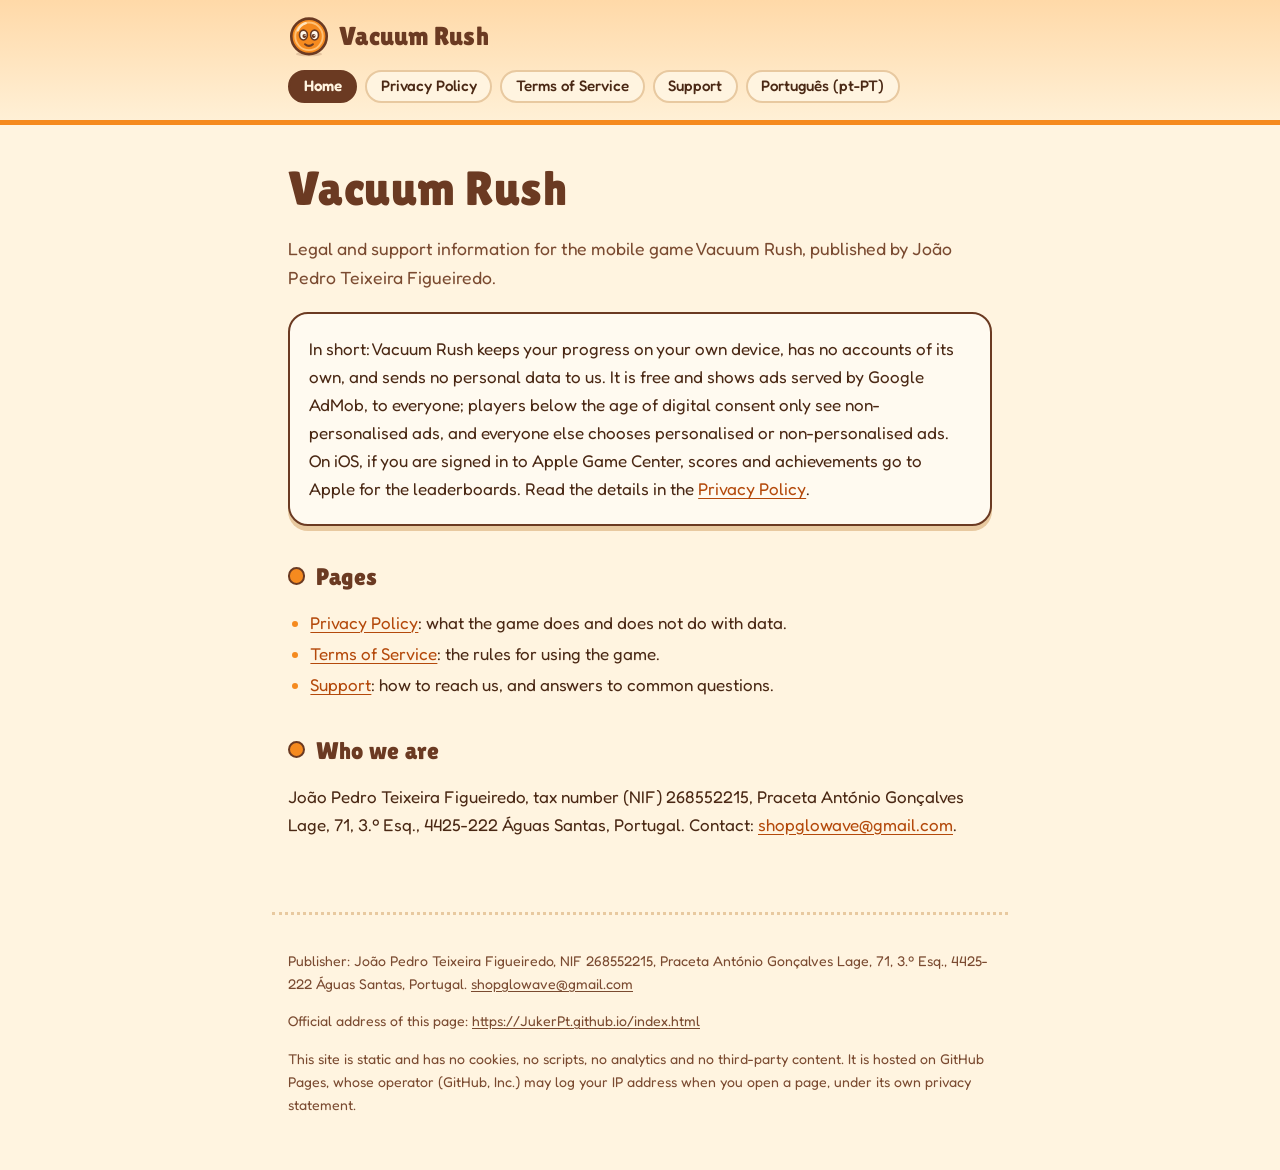
<file: index.html>
<!doctype html>
<html lang="en">
<head>
<meta charset="utf-8">
<meta name="viewport" content="width=device-width, initial-scale=1">
<meta name="description" content="Vacuum Rush legal and support pages">
<title>Vacuum Rush</title>
<link rel="stylesheet" href="style.css"><link rel="icon" href="favicon.svg" type="image/svg+xml">
</head>
<body class="home">
<header>
<a class="brand" href="index.html"><img src="logo.svg" alt="" width="42" height="42">Vacuum Rush</a>
<nav><a href="index.html" aria-current="page">Home</a><a href="privacy.html">Privacy Policy</a><a href="terms.html">Terms of Service</a><a href="support.html">Support</a><a href="pt/index.html" hreflang="pt-PT" lang="pt-PT">Português (pt-PT)</a></nav>
</header>
<main>
<h1>Vacuum Rush</h1>
<p class="meta">Legal and support information for the mobile game Vacuum Rush, published by João Pedro Teixeira Figueiredo.</p>
<div class="card"><p>In short: Vacuum Rush keeps your progress on your own device, has no accounts of its own, and sends no personal data to us. It is free and shows ads served by Google AdMob, to everyone; players below the age of digital consent only see non-personalised ads, and everyone else chooses personalised or non-personalised ads. On iOS, if you are signed in to Apple Game Center, scores and achievements go to Apple for the leaderboards. Read the details in the <a href="privacy.html">Privacy Policy</a>.</p></div>
<h2>Pages</h2>
<ul>
<li><a href="privacy.html">Privacy Policy</a>: what the game does and does not do with data.</li>
<li><a href="terms.html">Terms of Service</a>: the rules for using the game.</li>
<li><a href="support.html">Support</a>: how to reach us, and answers to common questions.</li>
</ul>
<h2>Who we are</h2>
<p>João Pedro Teixeira Figueiredo, tax number (NIF) 268552215, Praceta António Gonçalves Lage, 71, 3.º Esq., 4425-222 Águas Santas, Portugal. Contact: <a href="mailto:shopglowave@gmail.com">shopglowave@gmail.com</a>.</p>
</main>
<footer>
<p>Publisher: João Pedro Teixeira Figueiredo, NIF 268552215, Praceta António Gonçalves Lage, 71, 3.º Esq., 4425-222 Águas Santas, Portugal. <a href="mailto:shopglowave@gmail.com">shopglowave@gmail.com</a></p>
<p>Official address of this page: <a href="https://JukerPt.github.io/index.html">https://JukerPt.github.io/index.html</a></p>
<p>This site is static and has no cookies, no scripts, no analytics and no third-party content. It is hosted on GitHub Pages, whose operator (GitHub, Inc.) may log your IP address when you open a page, under its own privacy statement.</p>
</footer>
</body>
</html>
</file>
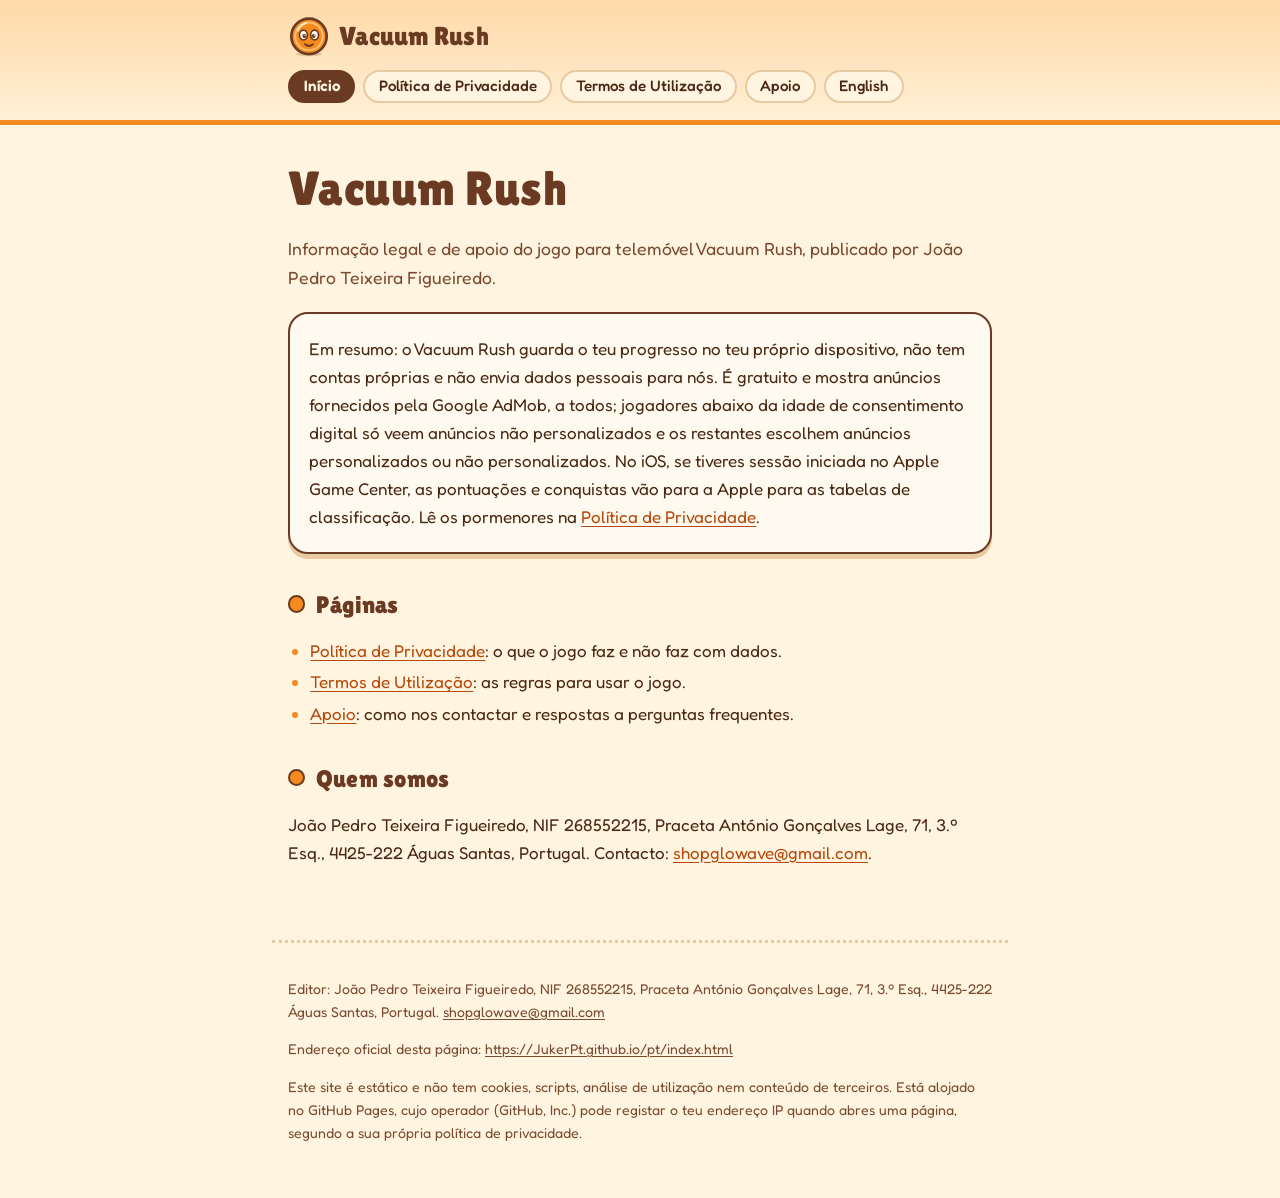
<file: pt/index.html>
<!doctype html>
<html lang="pt-PT">
<head>
<meta charset="utf-8">
<meta name="viewport" content="width=device-width, initial-scale=1">
<meta name="description" content="Páginas legais e de apoio do Vacuum Rush">
<title>Vacuum Rush</title>
<link rel="stylesheet" href="../style.css"><link rel="icon" href="../favicon.svg" type="image/svg+xml">
</head>
<body class="home">
<header>
<a class="brand" href="index.html"><img src="../logo.svg" alt="" width="42" height="42">Vacuum Rush</a>
<nav><a href="index.html" aria-current="page">Início</a><a href="privacy.html">Política de Privacidade</a><a href="terms.html">Termos de Utilização</a><a href="support.html">Apoio</a><a href="../index.html" hreflang="en" lang="en">English</a></nav>
</header>
<main>
<h1>Vacuum Rush</h1>
<p class="meta">Informação legal e de apoio do jogo para telemóvel Vacuum Rush, publicado por João Pedro Teixeira Figueiredo.</p>
<div class="card"><p>Em resumo: o Vacuum Rush guarda o teu progresso no teu próprio dispositivo, não tem contas próprias e não envia dados pessoais para nós. É gratuito e mostra anúncios fornecidos pela Google AdMob, a todos; jogadores abaixo da idade de consentimento digital só veem anúncios não personalizados e os restantes escolhem anúncios personalizados ou não personalizados. No iOS, se tiveres sessão iniciada no Apple Game Center, as pontuações e conquistas vão para a Apple para as tabelas de classificação. Lê os pormenores na <a href="privacy.html">Política de Privacidade</a>.</p></div>
<h2>Páginas</h2>
<ul>
<li><a href="privacy.html">Política de Privacidade</a>: o que o jogo faz e não faz com dados.</li>
<li><a href="terms.html">Termos de Utilização</a>: as regras para usar o jogo.</li>
<li><a href="support.html">Apoio</a>: como nos contactar e respostas a perguntas frequentes.</li>
</ul>
<h2>Quem somos</h2>
<p>João Pedro Teixeira Figueiredo, NIF 268552215, Praceta António Gonçalves Lage, 71, 3.º Esq., 4425-222 Águas Santas, Portugal. Contacto: <a href="mailto:shopglowave@gmail.com">shopglowave@gmail.com</a>.</p>
</main>
<footer>
<p>Editor: João Pedro Teixeira Figueiredo, NIF 268552215, Praceta António Gonçalves Lage, 71, 3.º Esq., 4425-222 Águas Santas, Portugal. <a href="mailto:shopglowave@gmail.com">shopglowave@gmail.com</a></p>
<p>Endereço oficial desta página: <a href="https://JukerPt.github.io/pt/index.html">https://JukerPt.github.io/pt/index.html</a></p>
<p>Este site é estático e não tem cookies, scripts, análise de utilização nem conteúdo de terceiros. Está alojado no GitHub Pages, cujo operador (GitHub, Inc.) pode registar o teu endereço IP quando abres uma página, segundo a sua própria política de privacidade.</p>
</footer>
</body>
</html>
</file>
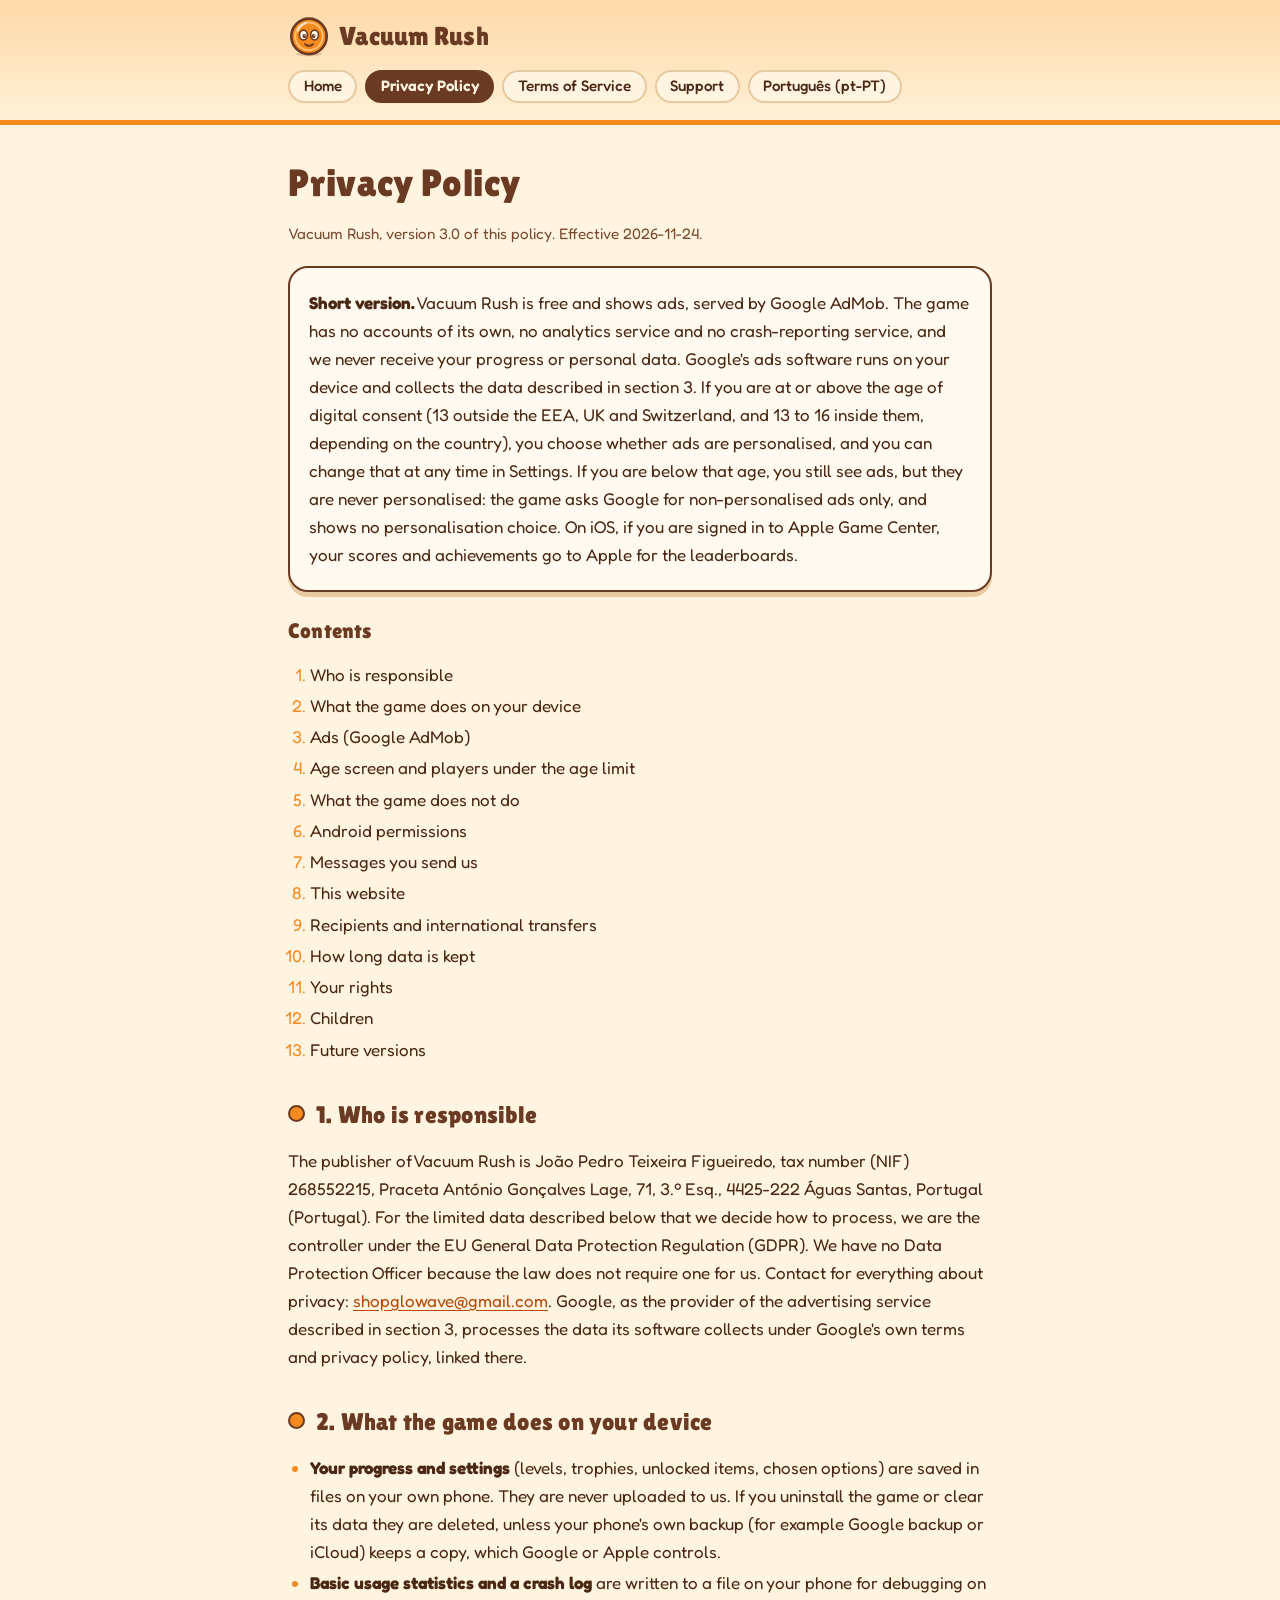
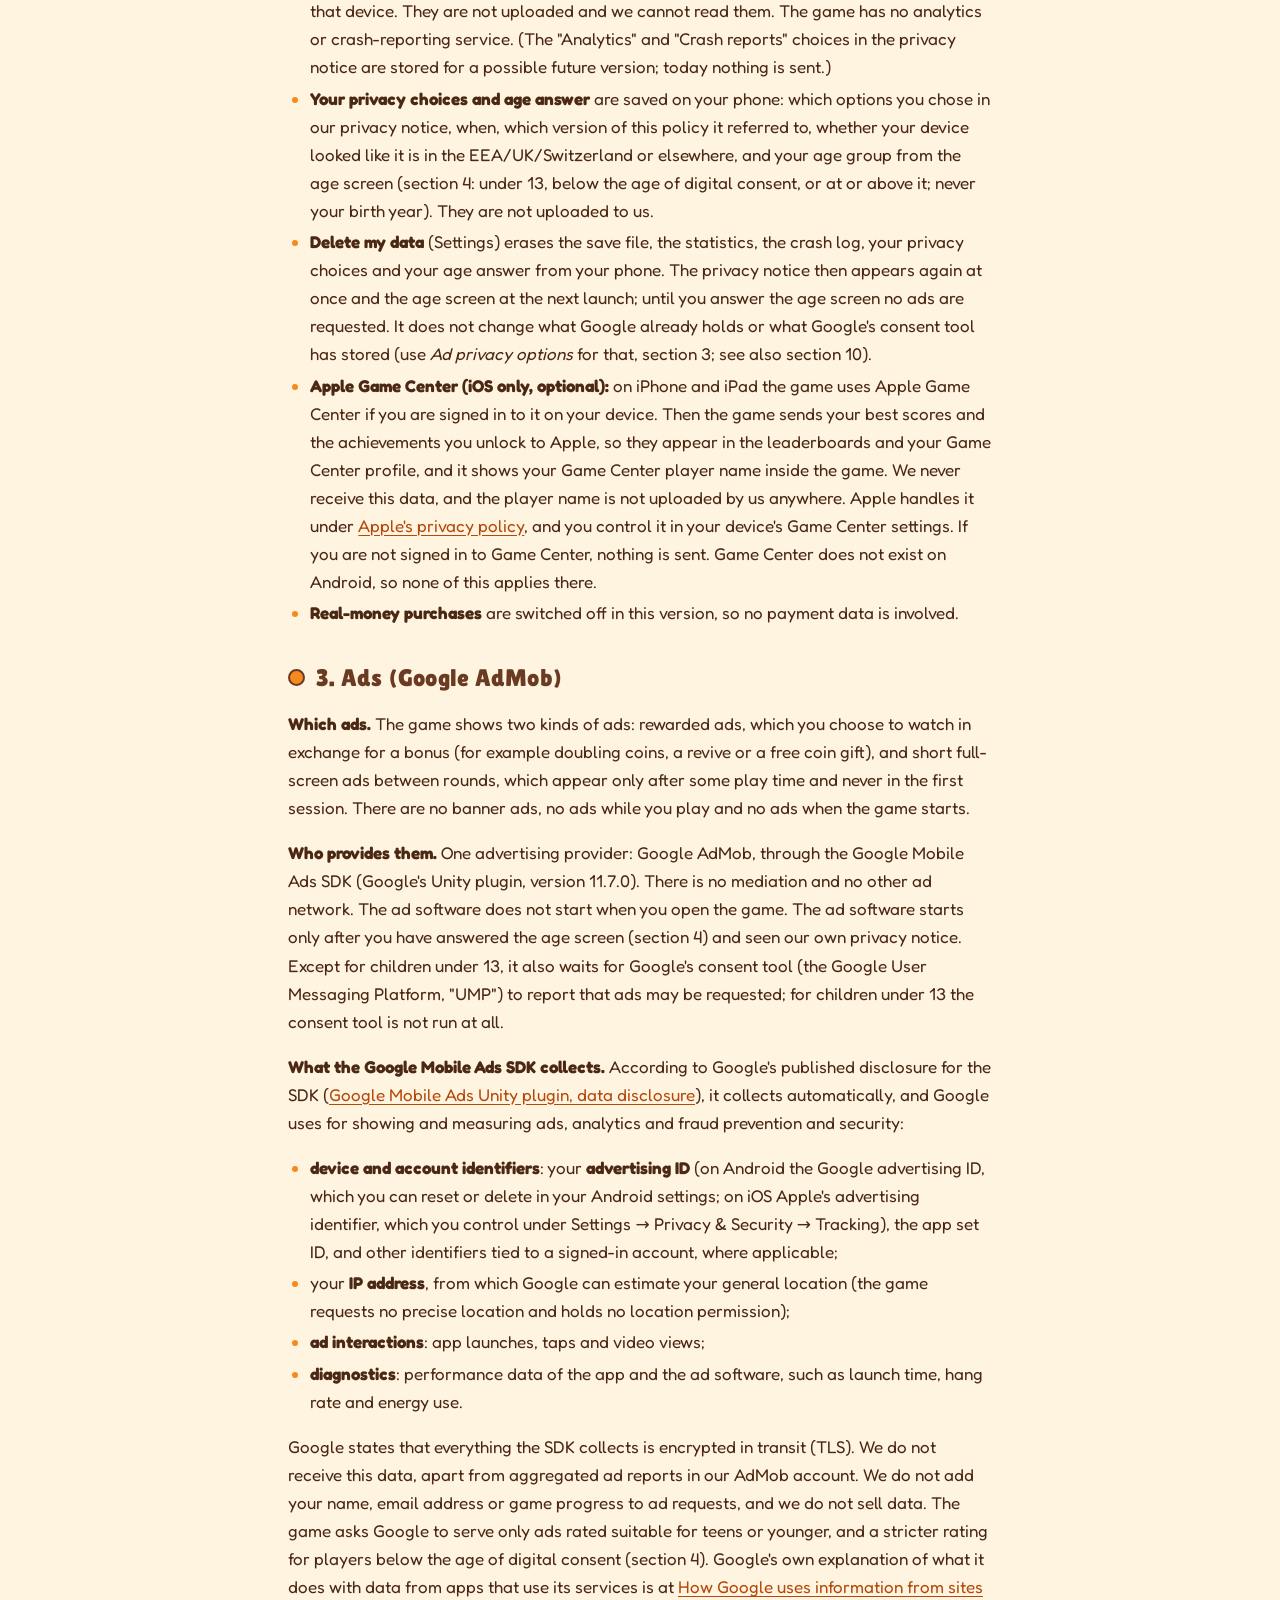
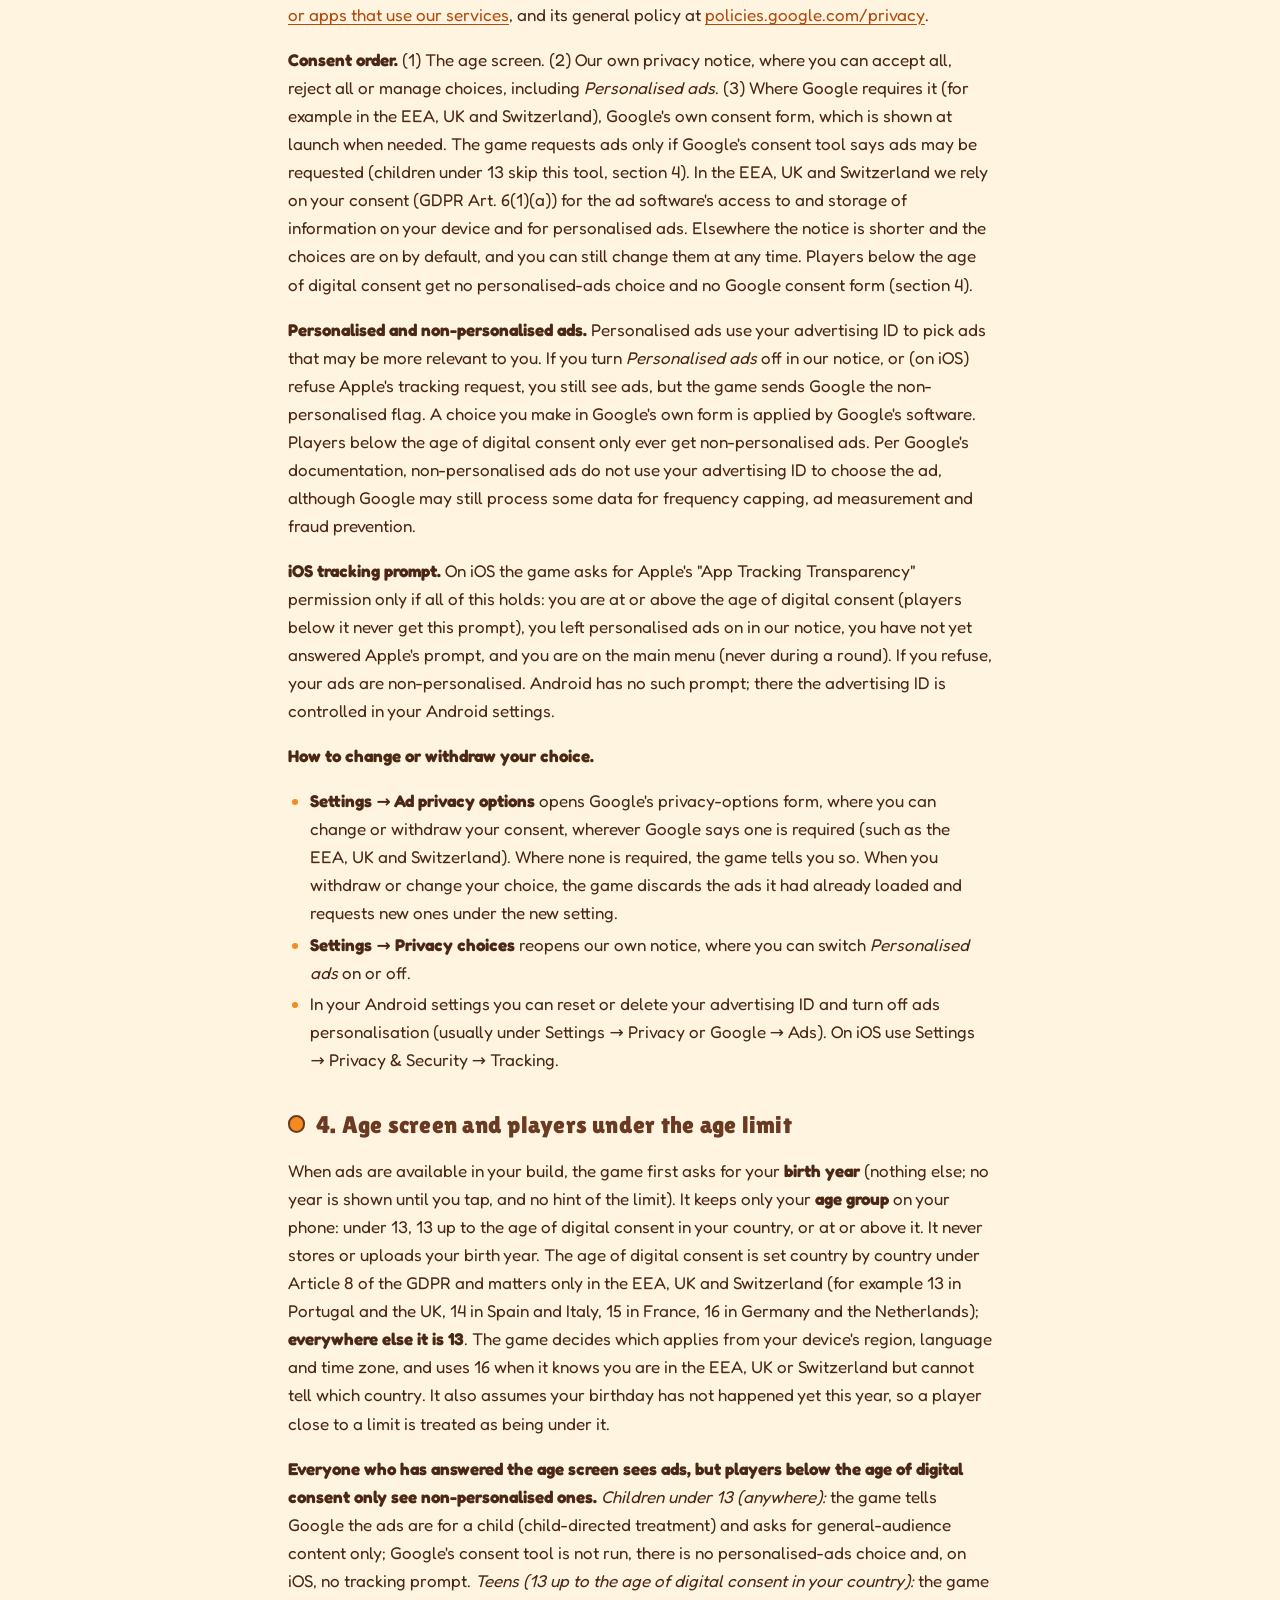
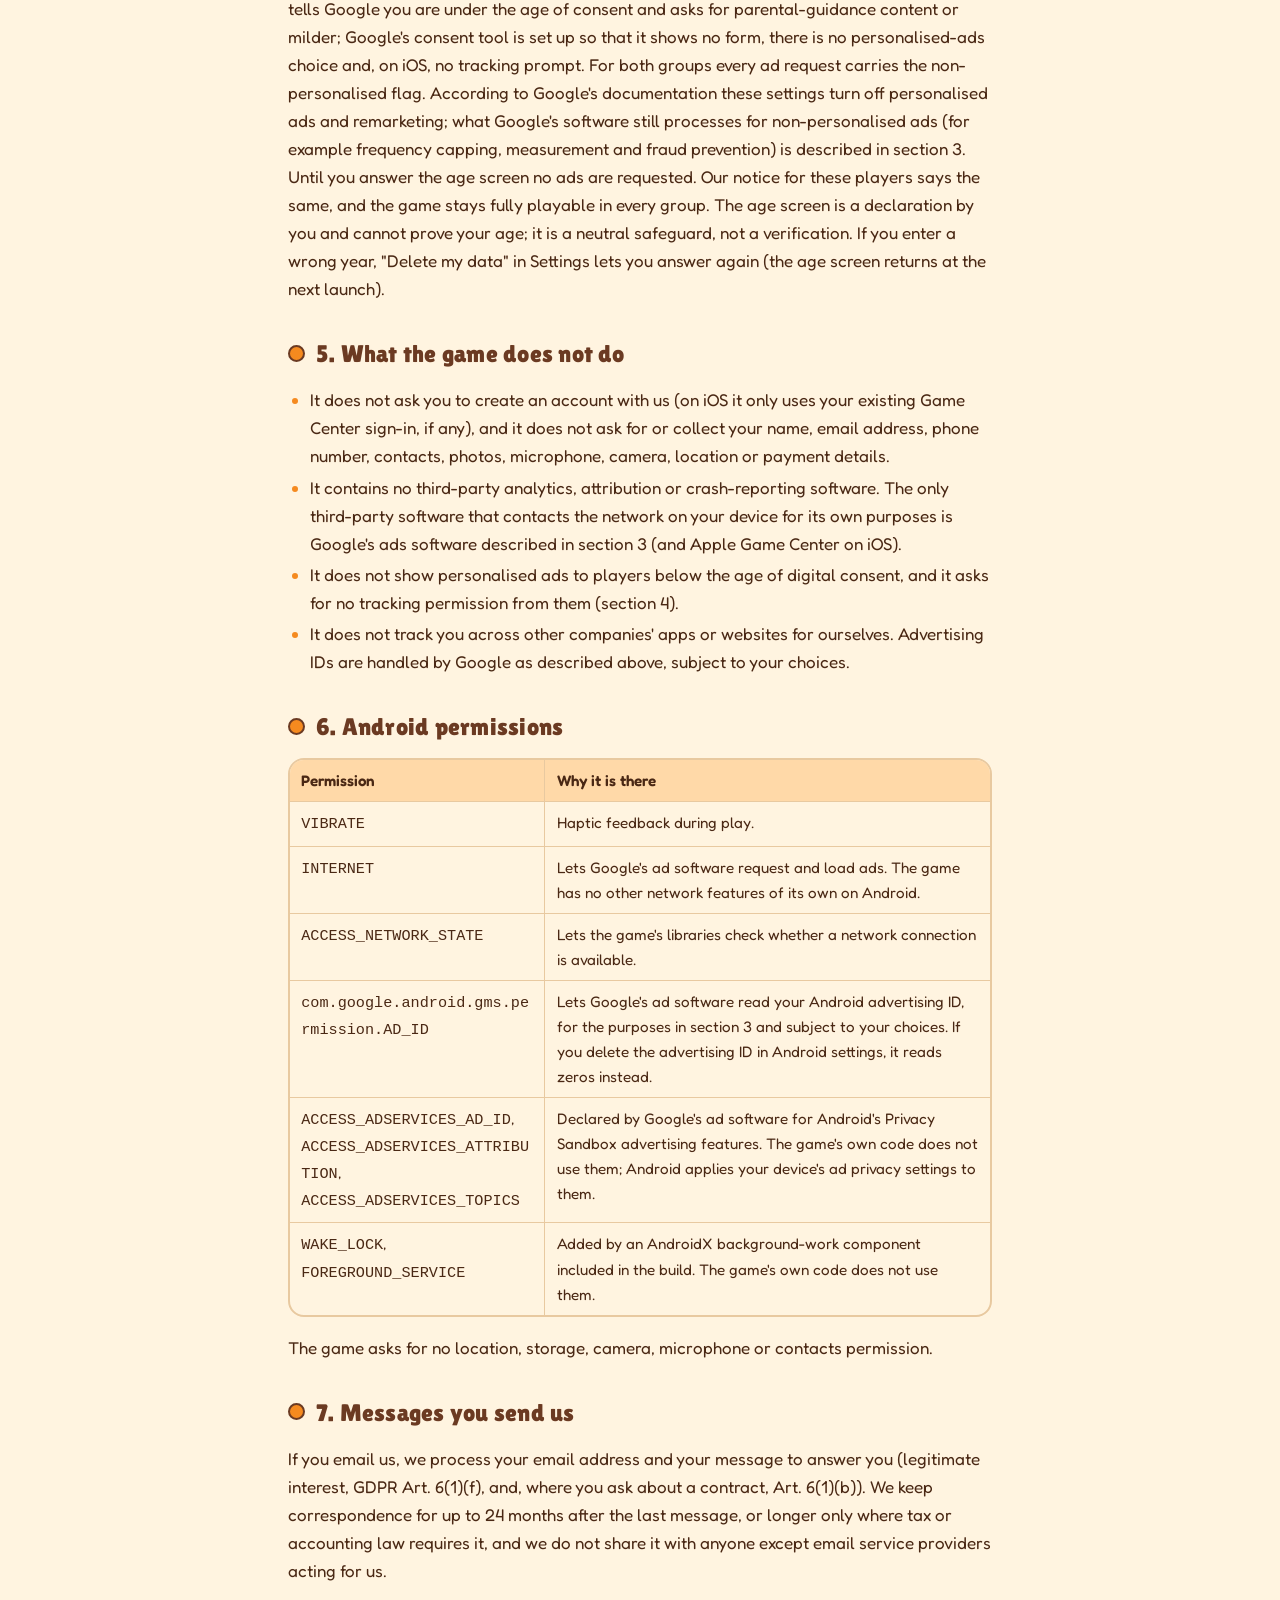
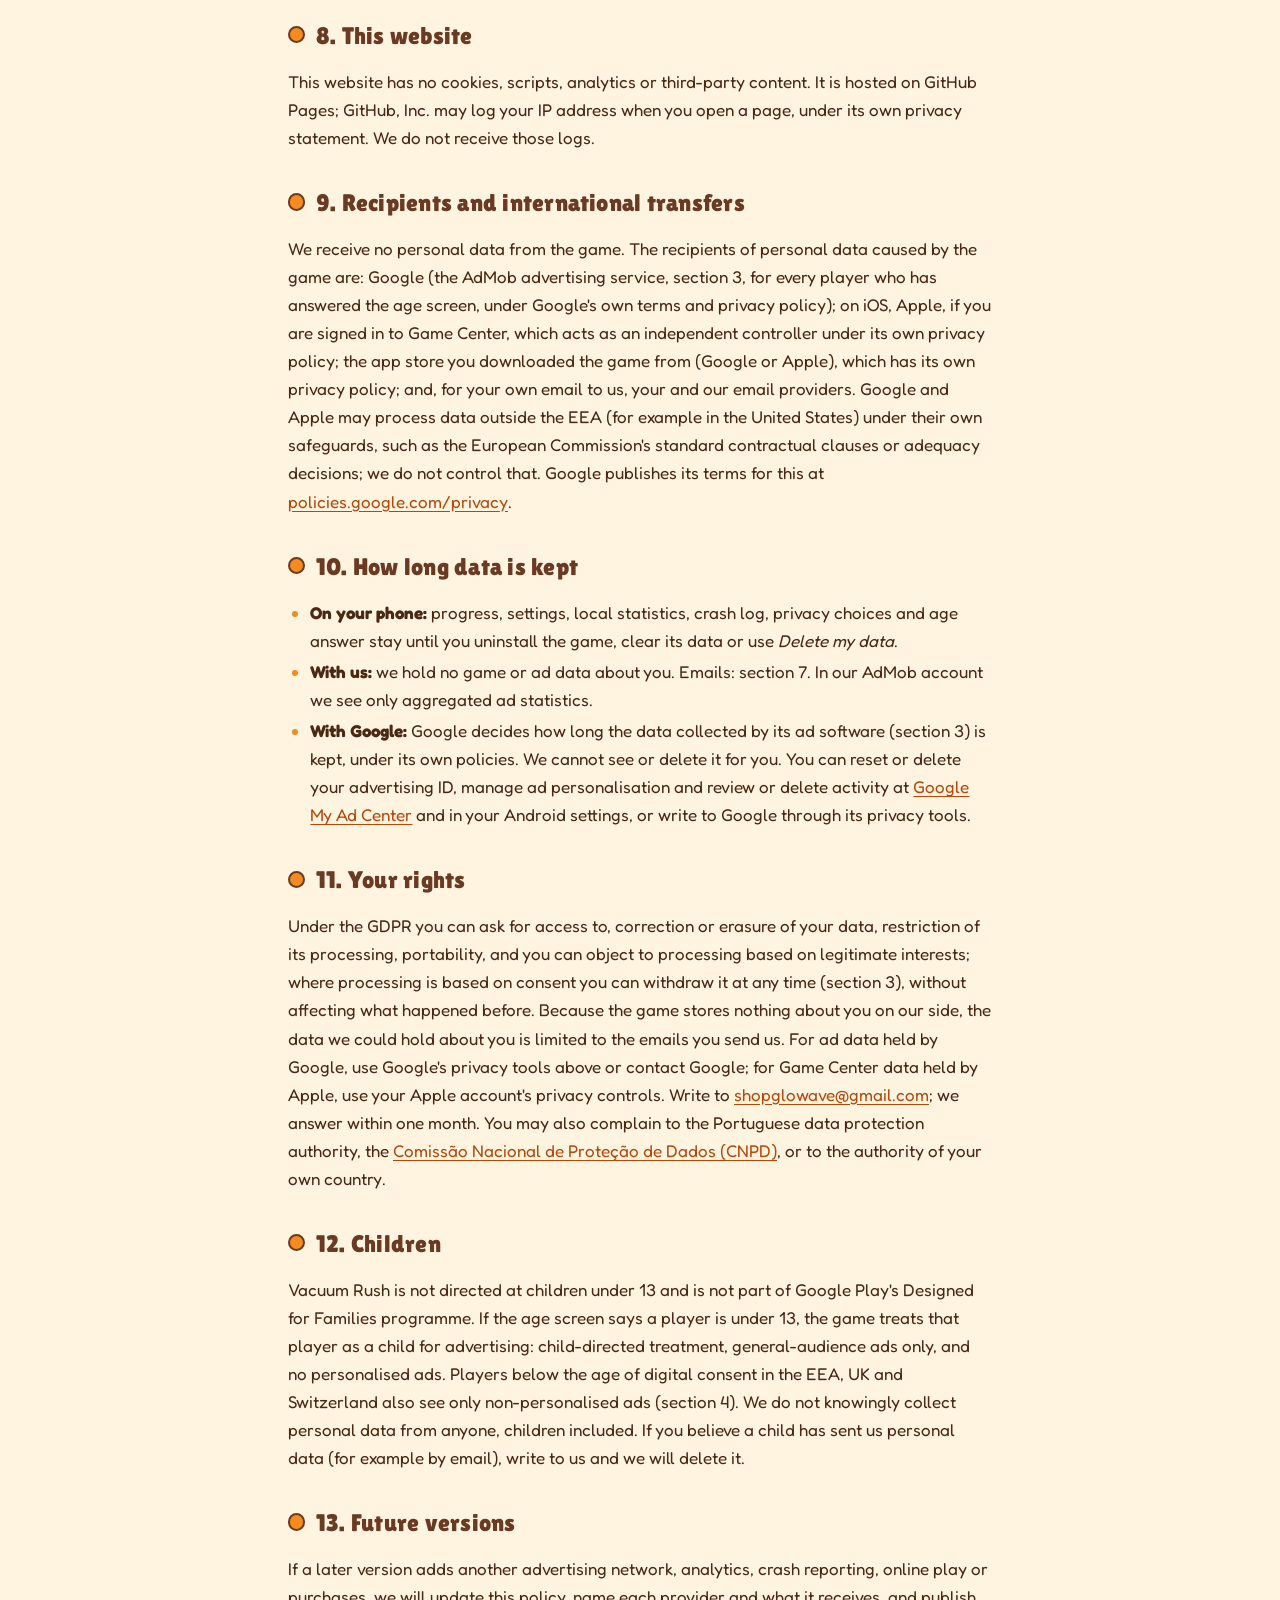
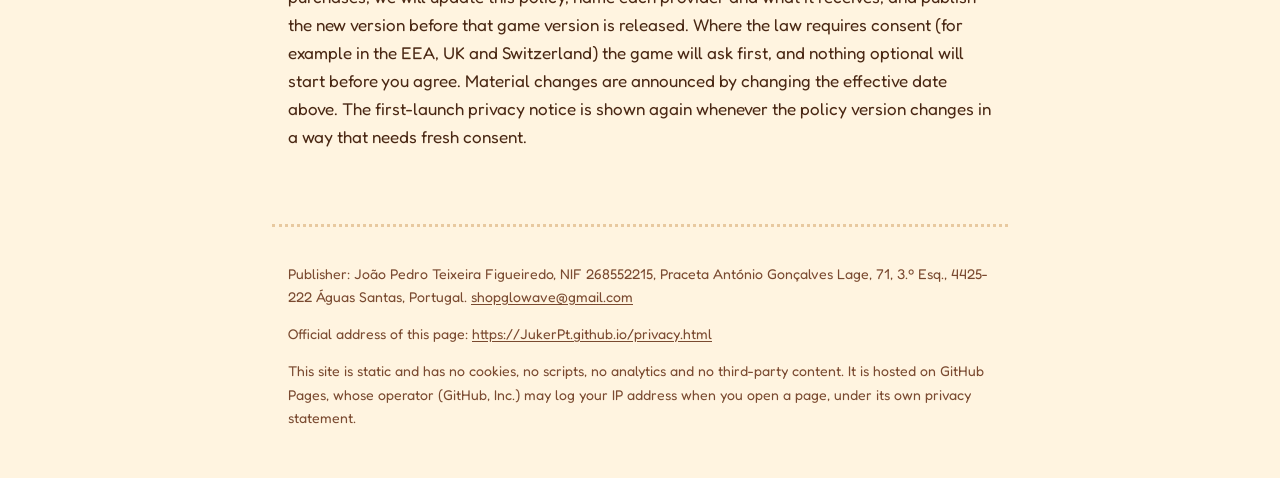
<file: privacy.html>
<!doctype html>
<html lang="en">
<head>
<meta charset="utf-8">
<meta name="viewport" content="width=device-width, initial-scale=1">
<meta name="description" content="Vacuum Rush privacy policy">
<title>Privacy Policy - Vacuum Rush</title>
<link rel="stylesheet" href="style.css"><link rel="icon" href="favicon.svg" type="image/svg+xml">
</head>
<body>
<header>
<a class="brand" href="index.html"><img src="logo.svg" alt="" width="42" height="42">Vacuum Rush</a>
<nav><a href="index.html">Home</a><a href="privacy.html" aria-current="page">Privacy Policy</a><a href="terms.html">Terms of Service</a><a href="support.html">Support</a><a href="pt/privacy.html" hreflang="pt-PT" lang="pt-PT">Português (pt-PT)</a></nav>
</header>
<main>
<h1>Privacy Policy</h1>
<p class="meta">Vacuum Rush, version 3.0 of this policy. Effective 2026-11-24.</p>
<div class="card"><p><strong>Short version.</strong> Vacuum Rush is free and shows ads, served by Google AdMob. The game has no accounts of its own, no analytics service and no crash-reporting service, and we never receive your progress or personal data. Google's ads software runs on your device and collects the data described in section 3. If you are at or above the age of digital consent (13 outside the EEA, UK and Switzerland, and 13 to 16 inside them, depending on the country), you choose whether ads are personalised, and you can change that at any time in Settings. If you are below that age, you still see ads, but they are never personalised: the game asks Google for non-personalised ads only, and shows no personalisation choice. On iOS, if you are signed in to Apple Game Center, your scores and achievements go to Apple for the leaderboards.</p></div>

<h1 style="font-size:1.3rem">Contents</h1>
<ol>
<li>Who is responsible</li><li>What the game does on your device</li><li>Ads (Google AdMob)</li><li>Age screen and players under the age limit</li><li>What the game does not do</li><li>Android permissions</li><li>Messages you send us</li><li>This website</li><li>Recipients and international transfers</li><li>How long data is kept</li><li>Your rights</li><li>Children</li><li>Future versions</li>
</ol>

<h2>1. Who is responsible</h2>
<p>The publisher of Vacuum Rush is João Pedro Teixeira Figueiredo, tax number (NIF) 268552215, Praceta António Gonçalves Lage, 71, 3.º Esq., 4425-222 Águas Santas, Portugal (Portugal). For the limited data described below that we decide how to process, we are the controller under the EU General Data Protection Regulation (GDPR). We have no Data Protection Officer because the law does not require one for us. Contact for everything about privacy: <a href="mailto:shopglowave@gmail.com">shopglowave@gmail.com</a>. Google, as the provider of the advertising service described in section 3, processes the data its software collects under Google's own terms and privacy policy, linked there.</p>

<h2>2. What the game does on your device</h2>
<ul>
<li><strong>Your progress and settings</strong> (levels, trophies, unlocked items, chosen options) are saved in files on your own phone. They are never uploaded to us. If you uninstall the game or clear its data they are deleted, unless your phone's own backup (for example Google backup or iCloud) keeps a copy, which Google or Apple controls.</li>
<li><strong>Basic usage statistics and a crash log</strong> are written to a file on your phone for debugging on that device. They are not uploaded and we cannot read them. The game has no analytics or crash-reporting service. (The "Analytics" and "Crash reports" choices in the privacy notice are stored for a possible future version; today nothing is sent.)</li>
<li><strong>Your privacy choices and age answer</strong> are saved on your phone: which options you chose in our privacy notice, when, which version of this policy it referred to, whether your device looked like it is in the EEA/UK/Switzerland or elsewhere, and your age group from the age screen (section 4: under 13, below the age of digital consent, or at or above it; never your birth year). They are not uploaded to us.</li>
<li><strong>Delete my data</strong> (Settings) erases the save file, the statistics, the crash log, your privacy choices and your age answer from your phone. The privacy notice then appears again at once and the age screen at the next launch; until you answer the age screen no ads are requested. It does not change what Google already holds or what Google's consent tool has stored (use <em>Ad privacy options</em> for that, section 3; see also section 10).</li>
<li><strong>Apple Game Center (iOS only, optional):</strong> on iPhone and iPad the game uses Apple Game Center if you are signed in to it on your device. Then the game sends your best scores and the achievements you unlock to Apple, so they appear in the leaderboards and your Game Center profile, and it shows your Game Center player name inside the game. We never receive this data, and the player name is not uploaded by us anywhere. Apple handles it under <a href="https://www.apple.com/legal/privacy/">Apple's privacy policy</a>, and you control it in your device's Game Center settings. If you are not signed in to Game Center, nothing is sent. Game Center does not exist on Android, so none of this applies there.</li>
<li><strong>Real-money purchases</strong> are switched off in this version, so no payment data is involved.</li>
</ul>

<h2>3. Ads (Google AdMob)</h2>
<p><strong>Which ads.</strong> The game shows two kinds of ads: rewarded ads, which you choose to watch in exchange for a bonus (for example doubling coins, a revive or a free coin gift), and short full-screen ads between rounds, which appear only after some play time and never in the first session. There are no banner ads, no ads while you play and no ads when the game starts.</p>
<p><strong>Who provides them.</strong> One advertising provider: Google AdMob, through the Google Mobile Ads SDK (Google's Unity plugin, version 11.7.0). There is no mediation and no other ad network. The ad software does not start when you open the game. The ad software starts only after you have answered the age screen (section 4) and seen our own privacy notice. Except for children under 13, it also waits for Google's consent tool (the Google User Messaging Platform, "UMP") to report that ads may be requested; for children under 13 the consent tool is not run at all.</p>
<p><strong>What the Google Mobile Ads SDK collects.</strong> According to Google's published disclosure for the SDK (<a href="https://developers.google.com/admob/unity/privacy/play-data-disclosure">Google Mobile Ads Unity plugin, data disclosure</a>), it collects automatically, and Google uses for showing and measuring ads, analytics and fraud prevention and security:</p>
<ul>
<li><strong>device and account identifiers</strong>: your <strong>advertising ID</strong> (on Android the Google advertising ID, which you can reset or delete in your Android settings; on iOS Apple's advertising identifier, which you control under Settings &rarr; Privacy &amp; Security &rarr; Tracking), the app set ID, and other identifiers tied to a signed-in account, where applicable;</li>
<li>your <strong>IP address</strong>, from which Google can estimate your general location (the game requests no precise location and holds no location permission);</li>
<li><strong>ad interactions</strong>: app launches, taps and video views;</li>
<li><strong>diagnostics</strong>: performance data of the app and the ad software, such as launch time, hang rate and energy use.</li>
</ul>
<p>Google states that everything the SDK collects is encrypted in transit (TLS). We do not receive this data, apart from aggregated ad reports in our AdMob account. We do not add your name, email address or game progress to ad requests, and we do not sell data. The game asks Google to serve only ads rated suitable for teens or younger, and a stricter rating for players below the age of digital consent (section 4). Google's own explanation of what it does with data from apps that use its services is at <a href="https://policies.google.com/technologies/partner-sites">How Google uses information from sites or apps that use our services</a>, and its general policy at <a href="https://policies.google.com/privacy">policies.google.com/privacy</a>.</p>
<p><strong>Consent order.</strong> (1) The age screen. (2) Our own privacy notice, where you can accept all, reject all or manage choices, including <em>Personalised ads</em>. (3) Where Google requires it (for example in the EEA, UK and Switzerland), Google's own consent form, which is shown at launch when needed. The game requests ads only if Google's consent tool says ads may be requested (children under 13 skip this tool, section 4). In the EEA, UK and Switzerland we rely on your consent (GDPR Art. 6(1)(a)) for the ad software's access to and storage of information on your device and for personalised ads. Elsewhere the notice is shorter and the choices are on by default, and you can still change them at any time. Players below the age of digital consent get no personalised-ads choice and no Google consent form (section 4).</p>
<p><strong>Personalised and non-personalised ads.</strong> Personalised ads use your advertising ID to pick ads that may be more relevant to you. If you turn <em>Personalised ads</em> off in our notice, or (on iOS) refuse Apple's tracking request, you still see ads, but the game sends Google the non-personalised flag. A choice you make in Google's own form is applied by Google's software. Players below the age of digital consent only ever get non-personalised ads. Per Google's documentation, non-personalised ads do not use your advertising ID to choose the ad, although Google may still process some data for frequency capping, ad measurement and fraud prevention.</p>
<p><strong>iOS tracking prompt.</strong> On iOS the game asks for Apple's "App Tracking Transparency" permission only if all of this holds: you are at or above the age of digital consent (players below it never get this prompt), you left personalised ads on in our notice, you have not yet answered Apple's prompt, and you are on the main menu (never during a round). If you refuse, your ads are non-personalised. Android has no such prompt; there the advertising ID is controlled in your Android settings.</p>
<p><strong>How to change or withdraw your choice.</strong></p>
<ul>
<li><strong>Settings &rarr; Ad privacy options</strong> opens Google's privacy-options form, where you can change or withdraw your consent, wherever Google says one is required (such as the EEA, UK and Switzerland). Where none is required, the game tells you so. When you withdraw or change your choice, the game discards the ads it had already loaded and requests new ones under the new setting.</li>
<li><strong>Settings &rarr; Privacy choices</strong> reopens our own notice, where you can switch <em>Personalised ads</em> on or off.</li>
<li>In your Android settings you can reset or delete your advertising ID and turn off ads personalisation (usually under Settings &rarr; Privacy or Google &rarr; Ads). On iOS use Settings &rarr; Privacy &amp; Security &rarr; Tracking.</li>
</ul>

<h2>4. Age screen and players under the age limit</h2>
<p>When ads are available in your build, the game first asks for your <strong>birth year</strong> (nothing else; no year is shown until you tap, and no hint of the limit). It keeps only your <strong>age group</strong> on your phone: under 13, 13 up to the age of digital consent in your country, or at or above it. It never stores or uploads your birth year. The age of digital consent is set country by country under Article 8 of the GDPR and matters only in the EEA, UK and Switzerland (for example 13 in Portugal and the UK, 14 in Spain and Italy, 15 in France, 16 in Germany and the Netherlands); <strong>everywhere else it is 13</strong>. The game decides which applies from your device's region, language and time zone, and uses 16 when it knows you are in the EEA, UK or Switzerland but cannot tell which country. It also assumes your birthday has not happened yet this year, so a player close to a limit is treated as being under it.</p>
<p><strong>Everyone who has answered the age screen sees ads, but players below the age of digital consent only see non-personalised ones.</strong> <em>Children under 13 (anywhere):</em> the game tells Google the ads are for a child (child-directed treatment) and asks for general-audience content only; Google's consent tool is not run, there is no personalised-ads choice and, on iOS, no tracking prompt. <em>Teens (13 up to the age of digital consent in your country):</em> the game tells Google you are under the age of consent and asks for parental-guidance content or milder; Google's consent tool is set up so that it shows no form, there is no personalised-ads choice and, on iOS, no tracking prompt. For both groups every ad request carries the non-personalised flag. According to Google's documentation these settings turn off personalised ads and remarketing; what Google's software still processes for non-personalised ads (for example frequency capping, measurement and fraud prevention) is described in section 3. Until you answer the age screen no ads are requested. Our notice for these players says the same, and the game stays fully playable in every group. The age screen is a declaration by you and cannot prove your age; it is a neutral safeguard, not a verification. If you enter a wrong year, "Delete my data" in Settings lets you answer again (the age screen returns at the next launch).</p>

<h2>5. What the game does not do</h2>
<ul>
<li>It does not ask you to create an account with us (on iOS it only uses your existing Game Center sign-in, if any), and it does not ask for or collect your name, email address, phone number, contacts, photos, microphone, camera, location or payment details.</li>
<li>It contains no third-party analytics, attribution or crash-reporting software. The only third-party software that contacts the network on your device for its own purposes is Google's ads software described in section 3 (and Apple Game Center on iOS).</li>
<li>It does not show personalised ads to players below the age of digital consent, and it asks for no tracking permission from them (section 4).</li>
<li>It does not track you across other companies' apps or websites for ourselves. Advertising IDs are handled by Google as described above, subject to your choices.</li>
</ul>

<h2>6. Android permissions</h2>
<table>
<tr><th>Permission</th><th>Why it is there</th></tr>
<tr><td><code>VIBRATE</code></td><td>Haptic feedback during play.</td></tr>
<tr><td><code>INTERNET</code></td><td>Lets Google's ad software request and load ads. The game has no other network features of its own on Android.</td></tr>
<tr><td><code>ACCESS_NETWORK_STATE</code></td><td>Lets the game's libraries check whether a network connection is available.</td></tr>
<tr><td><code>com.google.android.gms.permission.AD_ID</code></td><td>Lets Google's ad software read your Android advertising ID, for the purposes in section 3 and subject to your choices. If you delete the advertising ID in Android settings, it reads zeros instead.</td></tr>
<tr><td><code>ACCESS_ADSERVICES_AD_ID</code>, <code>ACCESS_ADSERVICES_ATTRIBUTION</code>, <code>ACCESS_ADSERVICES_TOPICS</code></td><td>Declared by Google's ad software for Android's Privacy Sandbox advertising features. The game's own code does not use them; Android applies your device's ad privacy settings to them.</td></tr>
<tr><td><code>WAKE_LOCK</code>, <code>FOREGROUND_SERVICE</code></td><td>Added by an AndroidX background-work component included in the build. The game's own code does not use them.</td></tr>
</table>
<p>The game asks for no location, storage, camera, microphone or contacts permission.</p>

<h2>7. Messages you send us</h2>
<p>If you email us, we process your email address and your message to answer you (legitimate interest, GDPR Art. 6(1)(f), and, where you ask about a contract, Art. 6(1)(b)). We keep correspondence for up to 24 months after the last message, or longer only where tax or accounting law requires it, and we do not share it with anyone except email service providers acting for us.</p>

<h2>8. This website</h2>
<p>This website has no cookies, scripts, analytics or third-party content. It is hosted on GitHub Pages; GitHub, Inc. may log your IP address when you open a page, under its own privacy statement. We do not receive those logs.</p>

<h2>9. Recipients and international transfers</h2>
<p>We receive no personal data from the game. The recipients of personal data caused by the game are: Google (the AdMob advertising service, section 3, for every player who has answered the age screen, under Google's own terms and privacy policy); on iOS, Apple, if you are signed in to Game Center, which acts as an independent controller under its own privacy policy; the app store you downloaded the game from (Google or Apple), which has its own privacy policy; and, for your own email to us, your and our email providers. Google and Apple may process data outside the EEA (for example in the United States) under their own safeguards, such as the European Commission's standard contractual clauses or adequacy decisions; we do not control that. Google publishes its terms for this at <a href="https://policies.google.com/privacy">policies.google.com/privacy</a>.</p>

<h2>10. How long data is kept</h2>
<ul>
<li><strong>On your phone:</strong> progress, settings, local statistics, crash log, privacy choices and age answer stay until you uninstall the game, clear its data or use <em>Delete my data</em>.</li>
<li><strong>With us:</strong> we hold no game or ad data about you. Emails: section 7. In our AdMob account we see only aggregated ad statistics.</li>
<li><strong>With Google:</strong> Google decides how long the data collected by its ad software (section 3) is kept, under its own policies. We cannot see or delete it for you. You can reset or delete your advertising ID, manage ad personalisation and review or delete activity at <a href="https://myadcenter.google.com">Google My Ad Center</a> and in your Android settings, or write to Google through its privacy tools.</li>
</ul>

<h2>11. Your rights</h2>
<p>Under the GDPR you can ask for access to, correction or erasure of your data, restriction of its processing, portability, and you can object to processing based on legitimate interests; where processing is based on consent you can withdraw it at any time (section 3), without affecting what happened before. Because the game stores nothing about you on our side, the data we could hold about you is limited to the emails you send us. For ad data held by Google, use Google's privacy tools above or contact Google; for Game Center data held by Apple, use your Apple account's privacy controls. Write to <a href="mailto:shopglowave@gmail.com">shopglowave@gmail.com</a>; we answer within one month. You may also complain to the Portuguese data protection authority, the <a href="https://www.cnpd.pt">Comissão Nacional de Proteção de Dados (CNPD)</a>, or to the authority of your own country.</p>

<h2>12. Children</h2>
<p>Vacuum Rush is not directed at children under 13 and is not part of Google Play's Designed for Families programme. If the age screen says a player is under 13, the game treats that player as a child for advertising: child-directed treatment, general-audience ads only, and no personalised ads. Players below the age of digital consent in the EEA, UK and Switzerland also see only non-personalised ads (section 4). We do not knowingly collect personal data from anyone, children included. If you believe a child has sent us personal data (for example by email), write to us and we will delete it.</p>

<h2>13. Future versions</h2>
<p>If a later version adds another advertising network, analytics, crash reporting, online play or purchases, we will update this policy, name each provider and what it receives, and publish the new version before that game version is released. Where the law requires consent (for example in the EEA, UK and Switzerland) the game will ask first, and nothing optional will start before you agree. Material changes are announced by changing the effective date above. The first-launch privacy notice is shown again whenever the policy version changes in a way that needs fresh consent.</p>
</main>
<footer>
<p>Publisher: João Pedro Teixeira Figueiredo, NIF 268552215, Praceta António Gonçalves Lage, 71, 3.º Esq., 4425-222 Águas Santas, Portugal. <a href="mailto:shopglowave@gmail.com">shopglowave@gmail.com</a></p>
<p>Official address of this page: <a href="https://JukerPt.github.io/privacy.html">https://JukerPt.github.io/privacy.html</a></p>
<p>This site is static and has no cookies, no scripts, no analytics and no third-party content. It is hosted on GitHub Pages, whose operator (GitHub, Inc.) may log your IP address when you open a page, under its own privacy statement.</p>
</footer>
</body>
</html>
</file>
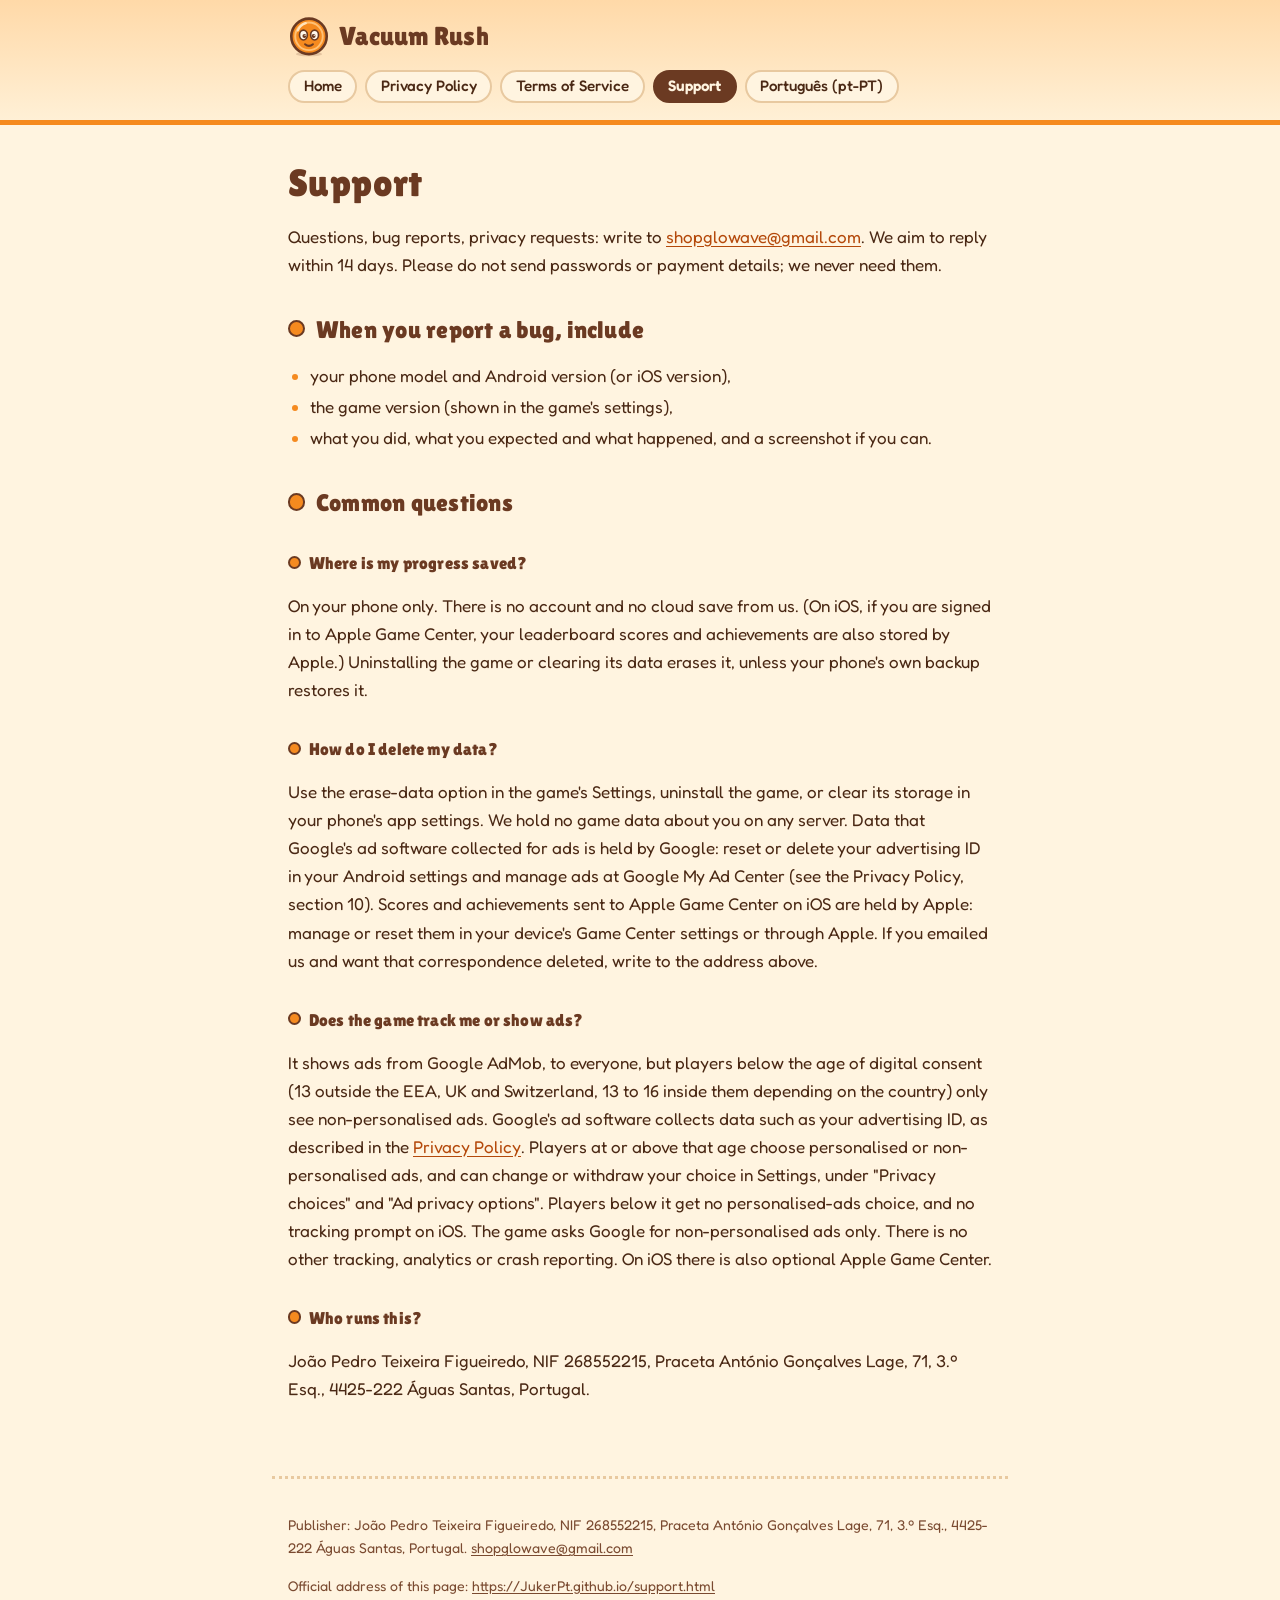
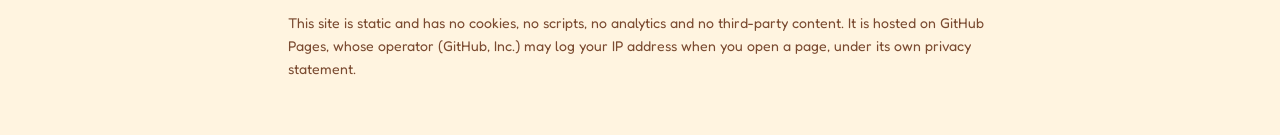
<file: support.html>
<!doctype html>
<html lang="en">
<head>
<meta charset="utf-8">
<meta name="viewport" content="width=device-width, initial-scale=1">
<meta name="description" content="Vacuum Rush support">
<title>Support - Vacuum Rush</title>
<link rel="stylesheet" href="style.css"><link rel="icon" href="favicon.svg" type="image/svg+xml">
</head>
<body>
<header>
<a class="brand" href="index.html"><img src="logo.svg" alt="" width="42" height="42">Vacuum Rush</a>
<nav><a href="index.html">Home</a><a href="privacy.html">Privacy Policy</a><a href="terms.html">Terms of Service</a><a href="support.html" aria-current="page">Support</a><a href="pt/support.html" hreflang="pt-PT" lang="pt-PT">Português (pt-PT)</a></nav>
</header>
<main>
<h1>Support</h1>
<p>Questions, bug reports, privacy requests: write to <a href="mailto:shopglowave@gmail.com">shopglowave@gmail.com</a>. We aim to reply within 14 days. Please do not send passwords or payment details; we never need them.</p>
<h2>When you report a bug, include</h2>
<ul>
<li>your phone model and Android version (or iOS version),</li>
<li>the game version (shown in the game's settings),</li>
<li>what you did, what you expected and what happened, and a screenshot if you can.</li>
</ul>
<h2>Common questions</h2>
<h2 style="font-size:1.05rem">Where is my progress saved?</h2>
<p>On your phone only. There is no account and no cloud save from us. (On iOS, if you are signed in to Apple Game Center, your leaderboard scores and achievements are also stored by Apple.) Uninstalling the game or clearing its data erases it, unless your phone's own backup restores it.</p>
<h2 style="font-size:1.05rem">How do I delete my data?</h2>
<p>Use the erase-data option in the game's Settings, uninstall the game, or clear its storage in your phone's app settings. We hold no game data about you on any server. Data that Google's ad software collected for ads is held by Google: reset or delete your advertising ID in your Android settings and manage ads at Google My Ad Center (see the Privacy Policy, section 10). Scores and achievements sent to Apple Game Center on iOS are held by Apple: manage or reset them in your device's Game Center settings or through Apple. If you emailed us and want that correspondence deleted, write to the address above.</p>
<h2 style="font-size:1.05rem">Does the game track me or show ads?</h2>
<p>It shows ads from Google AdMob, to everyone, but players below the age of digital consent (13 outside the EEA, UK and Switzerland, 13 to 16 inside them depending on the country) only see non-personalised ads. Google's ad software collects data such as your advertising ID, as described in the <a href="privacy.html">Privacy Policy</a>. Players at or above that age choose personalised or non-personalised ads, and can change or withdraw your choice in Settings, under "Privacy choices" and "Ad privacy options". Players below it get no personalised-ads choice, and no tracking prompt on iOS. The game asks Google for non-personalised ads only. There is no other tracking, analytics or crash reporting. On iOS there is also optional Apple Game Center.</p>
<h2 style="font-size:1.05rem">Who runs this?</h2>
<p>João Pedro Teixeira Figueiredo, NIF 268552215, Praceta António Gonçalves Lage, 71, 3.º Esq., 4425-222 Águas Santas, Portugal.</p>
</main>
<footer>
<p>Publisher: João Pedro Teixeira Figueiredo, NIF 268552215, Praceta António Gonçalves Lage, 71, 3.º Esq., 4425-222 Águas Santas, Portugal. <a href="mailto:shopglowave@gmail.com">shopglowave@gmail.com</a></p>
<p>Official address of this page: <a href="https://JukerPt.github.io/support.html">https://JukerPt.github.io/support.html</a></p>
<p>This site is static and has no cookies, no scripts, no analytics and no third-party content. It is hosted on GitHub Pages, whose operator (GitHub, Inc.) may log your IP address when you open a page, under its own privacy statement.</p>
</footer>
</body>
</html>
</file>
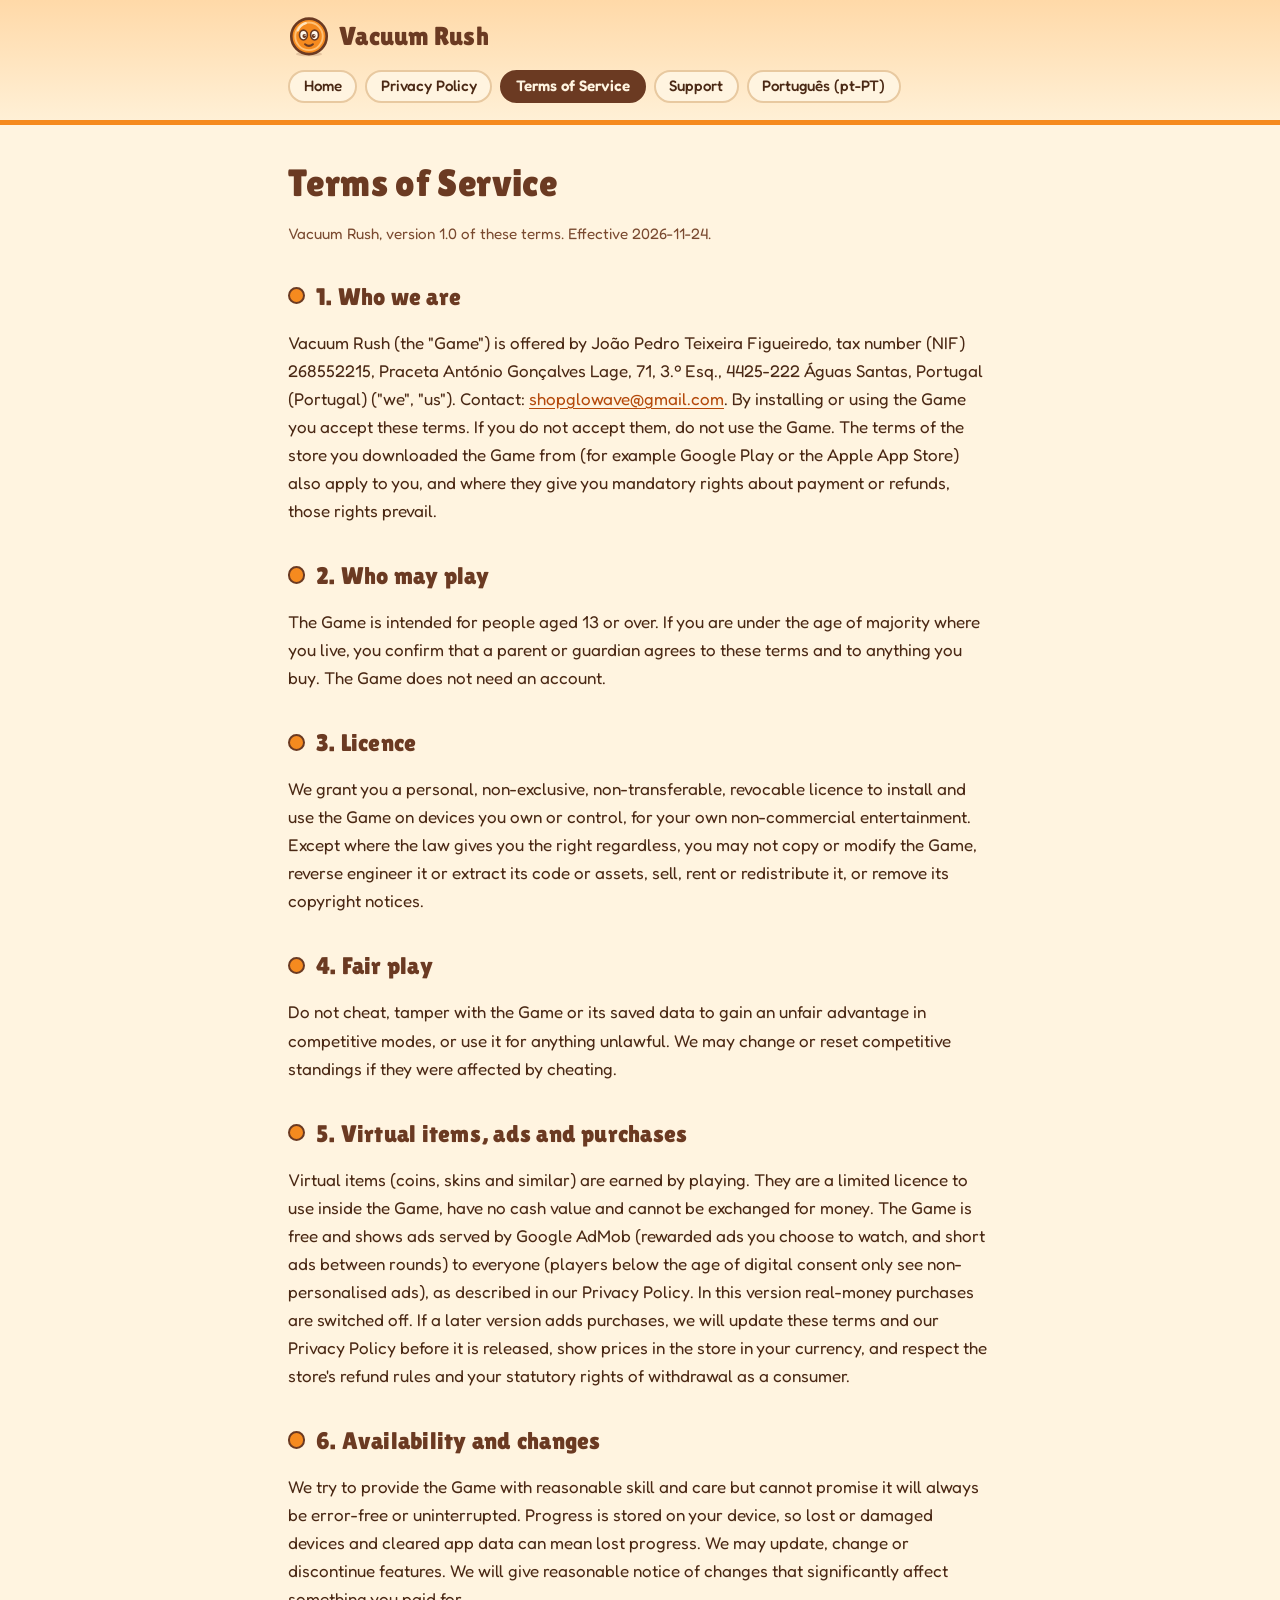
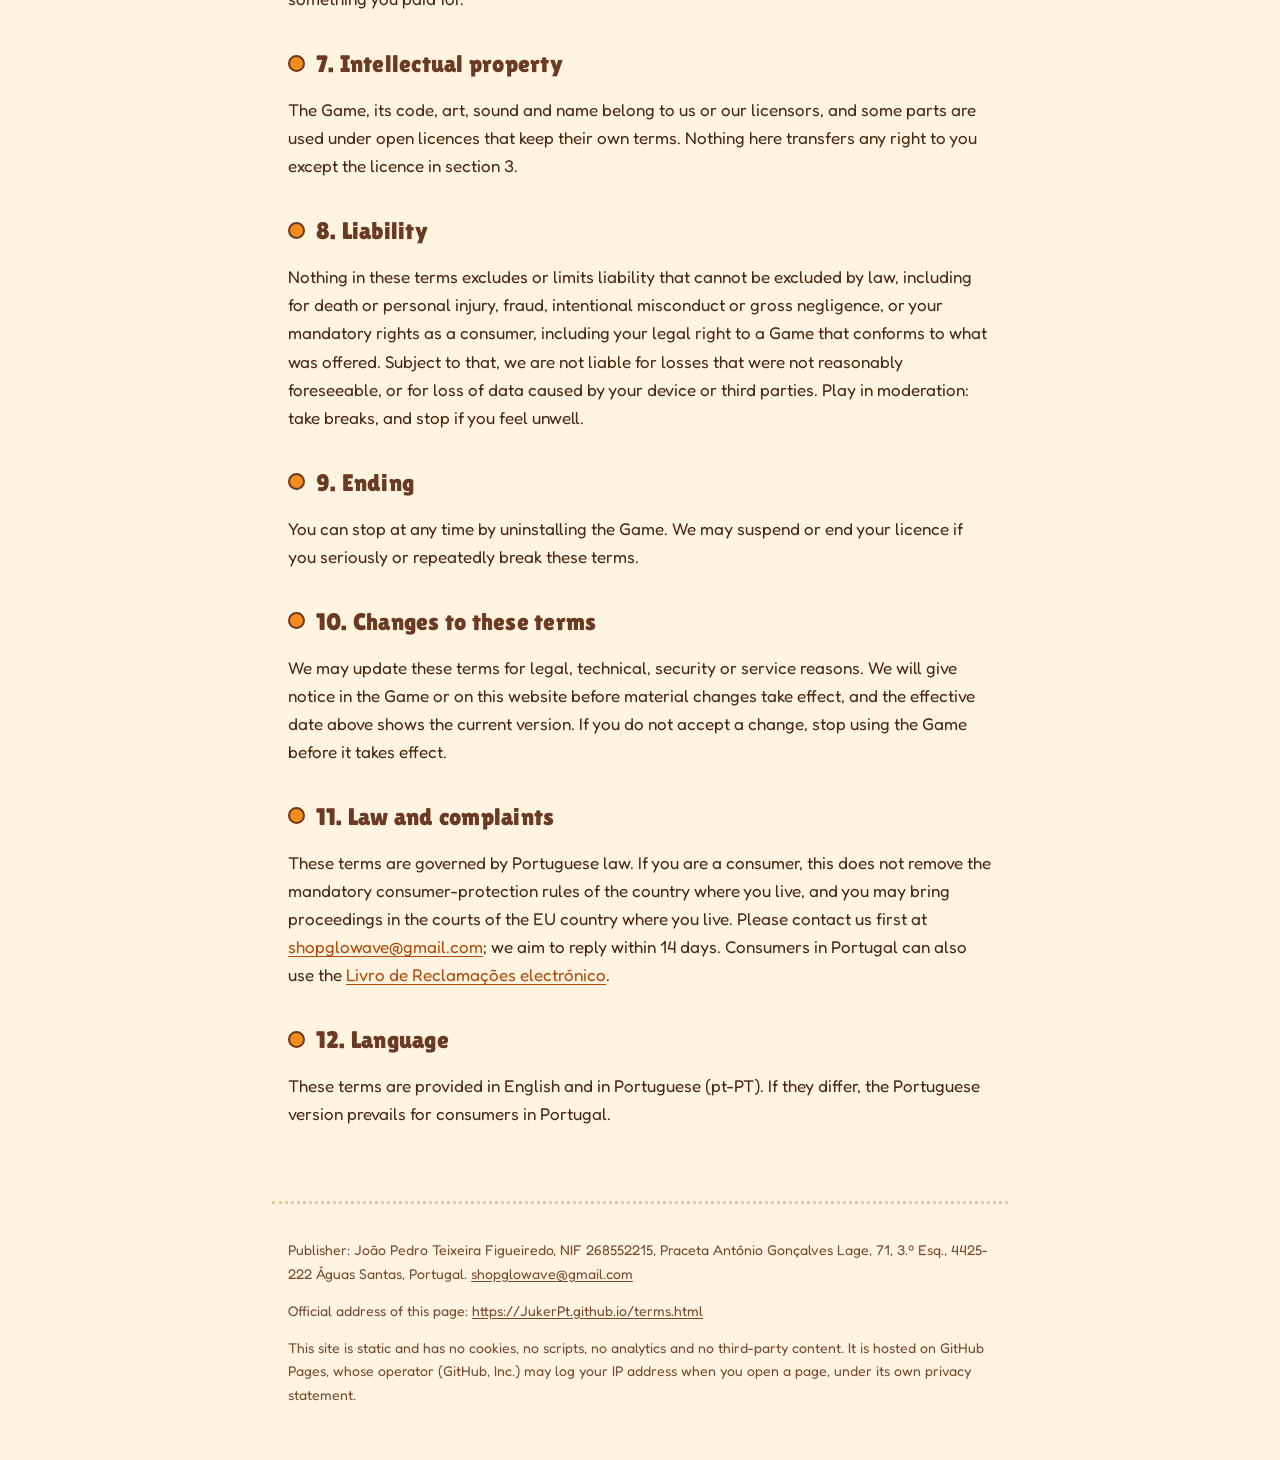
<file: terms.html>
<!doctype html>
<html lang="en">
<head>
<meta charset="utf-8">
<meta name="viewport" content="width=device-width, initial-scale=1">
<meta name="description" content="Vacuum Rush terms of service">
<title>Terms of Service - Vacuum Rush</title>
<link rel="stylesheet" href="style.css"><link rel="icon" href="favicon.svg" type="image/svg+xml">
</head>
<body>
<header>
<a class="brand" href="index.html"><img src="logo.svg" alt="" width="42" height="42">Vacuum Rush</a>
<nav><a href="index.html">Home</a><a href="privacy.html">Privacy Policy</a><a href="terms.html" aria-current="page">Terms of Service</a><a href="support.html">Support</a><a href="pt/terms.html" hreflang="pt-PT" lang="pt-PT">Português (pt-PT)</a></nav>
</header>
<main>
<h1>Terms of Service</h1>
<p class="meta">Vacuum Rush, version 1.0 of these terms. Effective 2026-11-24.</p>

<h2>1. Who we are</h2>
<p>Vacuum Rush (the "Game") is offered by João Pedro Teixeira Figueiredo, tax number (NIF) 268552215, Praceta António Gonçalves Lage, 71, 3.º Esq., 4425-222 Águas Santas, Portugal (Portugal) ("we", "us"). Contact: <a href="mailto:shopglowave@gmail.com">shopglowave@gmail.com</a>. By installing or using the Game you accept these terms. If you do not accept them, do not use the Game. The terms of the store you downloaded the Game from (for example Google Play or the Apple App Store) also apply to you, and where they give you mandatory rights about payment or refunds, those rights prevail.</p>

<h2>2. Who may play</h2>
<p>The Game is intended for people aged 13 or over. If you are under the age of majority where you live, you confirm that a parent or guardian agrees to these terms and to anything you buy. The Game does not need an account.</p>

<h2>3. Licence</h2>
<p>We grant you a personal, non-exclusive, non-transferable, revocable licence to install and use the Game on devices you own or control, for your own non-commercial entertainment. Except where the law gives you the right regardless, you may not copy or modify the Game, reverse engineer it or extract its code or assets, sell, rent or redistribute it, or remove its copyright notices.</p>

<h2>4. Fair play</h2>
<p>Do not cheat, tamper with the Game or its saved data to gain an unfair advantage in competitive modes, or use it for anything unlawful. We may change or reset competitive standings if they were affected by cheating.</p>

<h2>5. Virtual items, ads and purchases</h2>
<p>Virtual items (coins, skins and similar) are earned by playing. They are a limited licence to use inside the Game, have no cash value and cannot be exchanged for money. The Game is free and shows ads served by Google AdMob (rewarded ads you choose to watch, and short ads between rounds) to everyone (players below the age of digital consent only see non-personalised ads), as described in our Privacy Policy. In this version real-money purchases are switched off. If a later version adds purchases, we will update these terms and our Privacy Policy before it is released, show prices in the store in your currency, and respect the store's refund rules and your statutory rights of withdrawal as a consumer.</p>

<h2>6. Availability and changes</h2>
<p>We try to provide the Game with reasonable skill and care but cannot promise it will always be error-free or uninterrupted. Progress is stored on your device, so lost or damaged devices and cleared app data can mean lost progress. We may update, change or discontinue features. We will give reasonable notice of changes that significantly affect something you paid for.</p>

<h2>7. Intellectual property</h2>
<p>The Game, its code, art, sound and name belong to us or our licensors, and some parts are used under open licences that keep their own terms. Nothing here transfers any right to you except the licence in section 3.</p>

<h2>8. Liability</h2>
<p>Nothing in these terms excludes or limits liability that cannot be excluded by law, including for death or personal injury, fraud, intentional misconduct or gross negligence, or your mandatory rights as a consumer, including your legal right to a Game that conforms to what was offered. Subject to that, we are not liable for losses that were not reasonably foreseeable, or for loss of data caused by your device or third parties. Play in moderation: take breaks, and stop if you feel unwell.</p>

<h2>9. Ending</h2>
<p>You can stop at any time by uninstalling the Game. We may suspend or end your licence if you seriously or repeatedly break these terms.</p>

<h2>10. Changes to these terms</h2>
<p>We may update these terms for legal, technical, security or service reasons. We will give notice in the Game or on this website before material changes take effect, and the effective date above shows the current version. If you do not accept a change, stop using the Game before it takes effect.</p>

<h2>11. Law and complaints</h2>
<p>These terms are governed by Portuguese law. If you are a consumer, this does not remove the mandatory consumer-protection rules of the country where you live, and you may bring proceedings in the courts of the EU country where you live. Please contact us first at <a href="mailto:shopglowave@gmail.com">shopglowave@gmail.com</a>; we aim to reply within 14 days. Consumers in Portugal can also use the <a href="https://www.livroreclamacoes.pt">Livro de Reclamações electrónico</a>.</p>

<h2>12. Language</h2>
<p>These terms are provided in English and in Portuguese (pt-PT). If they differ, the Portuguese version prevails for consumers in Portugal.</p>
</main>
<footer>
<p>Publisher: João Pedro Teixeira Figueiredo, NIF 268552215, Praceta António Gonçalves Lage, 71, 3.º Esq., 4425-222 Águas Santas, Portugal. <a href="mailto:shopglowave@gmail.com">shopglowave@gmail.com</a></p>
<p>Official address of this page: <a href="https://JukerPt.github.io/terms.html">https://JukerPt.github.io/terms.html</a></p>
<p>This site is static and has no cookies, no scripts, no analytics and no third-party content. It is hosted on GitHub Pages, whose operator (GitHub, Inc.) may log your IP address when you open a page, under its own privacy statement.</p>
</footer>
</body>
</html>
</file>
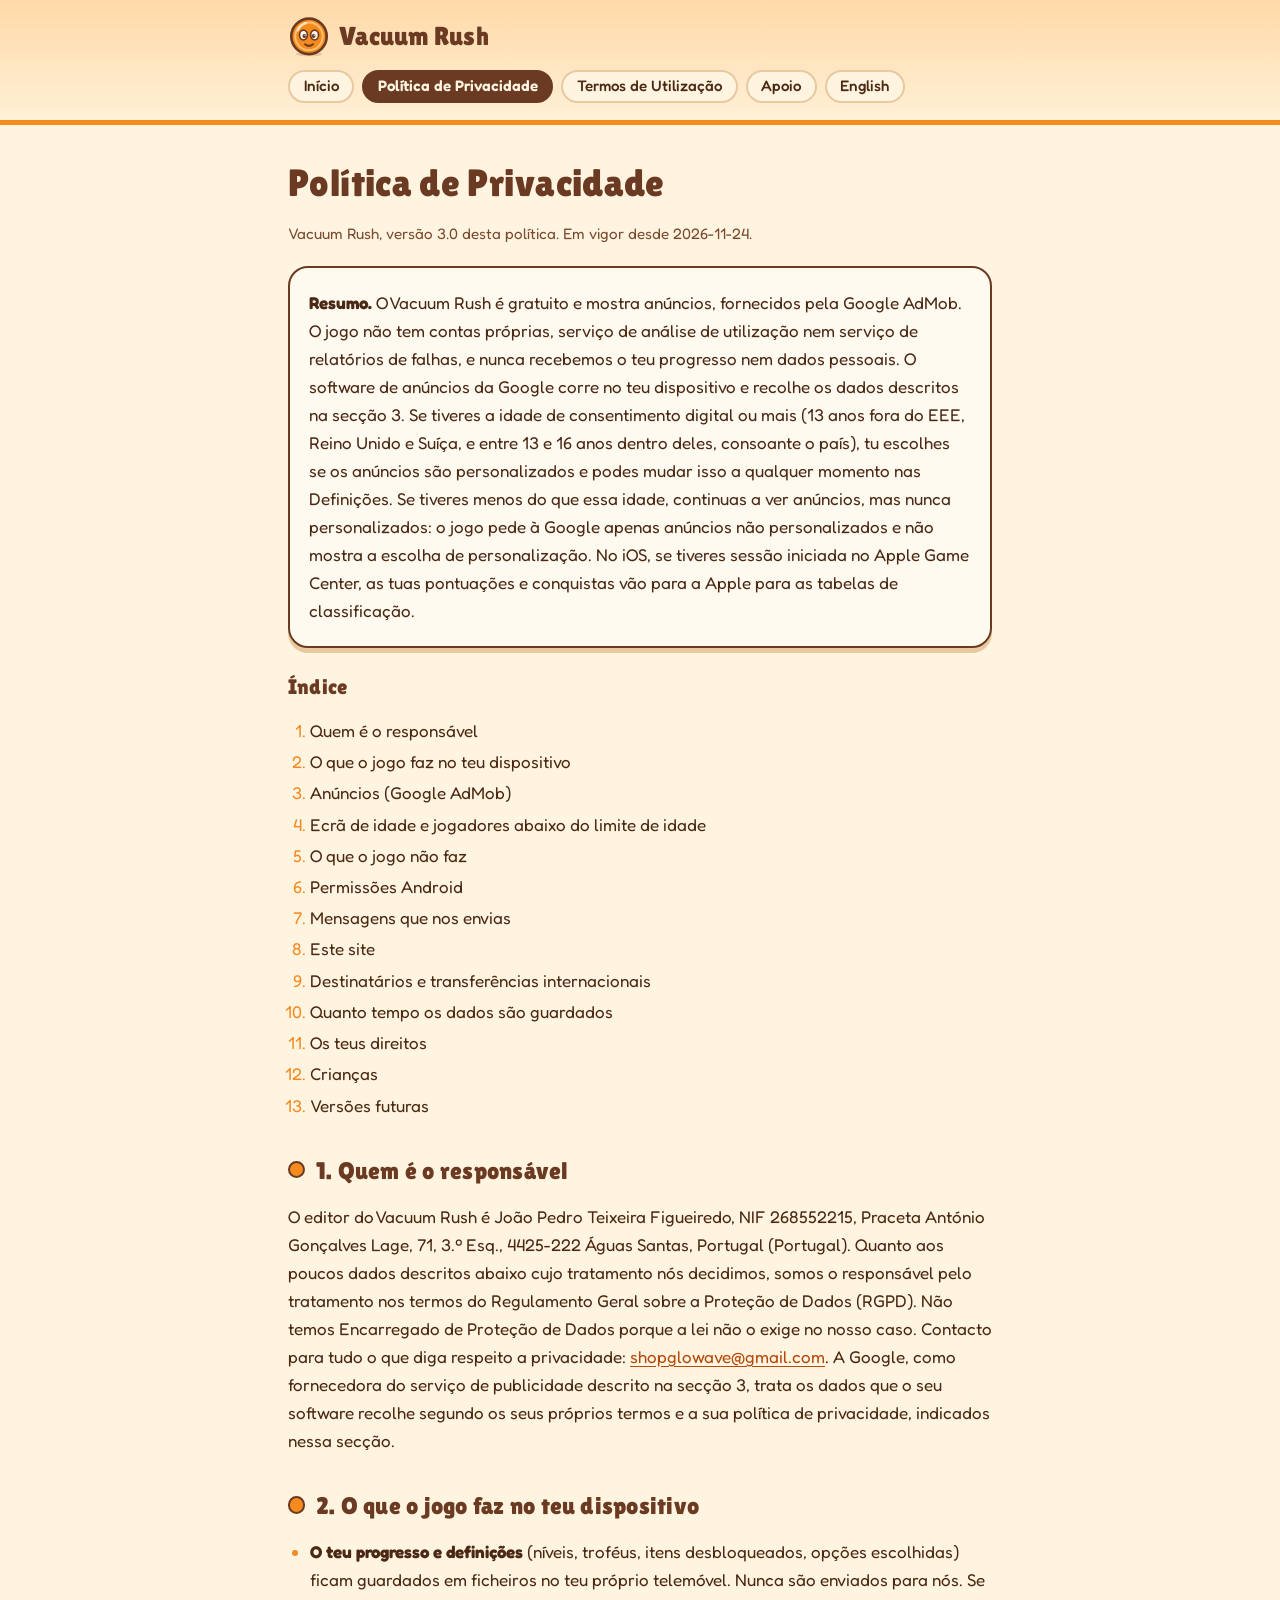
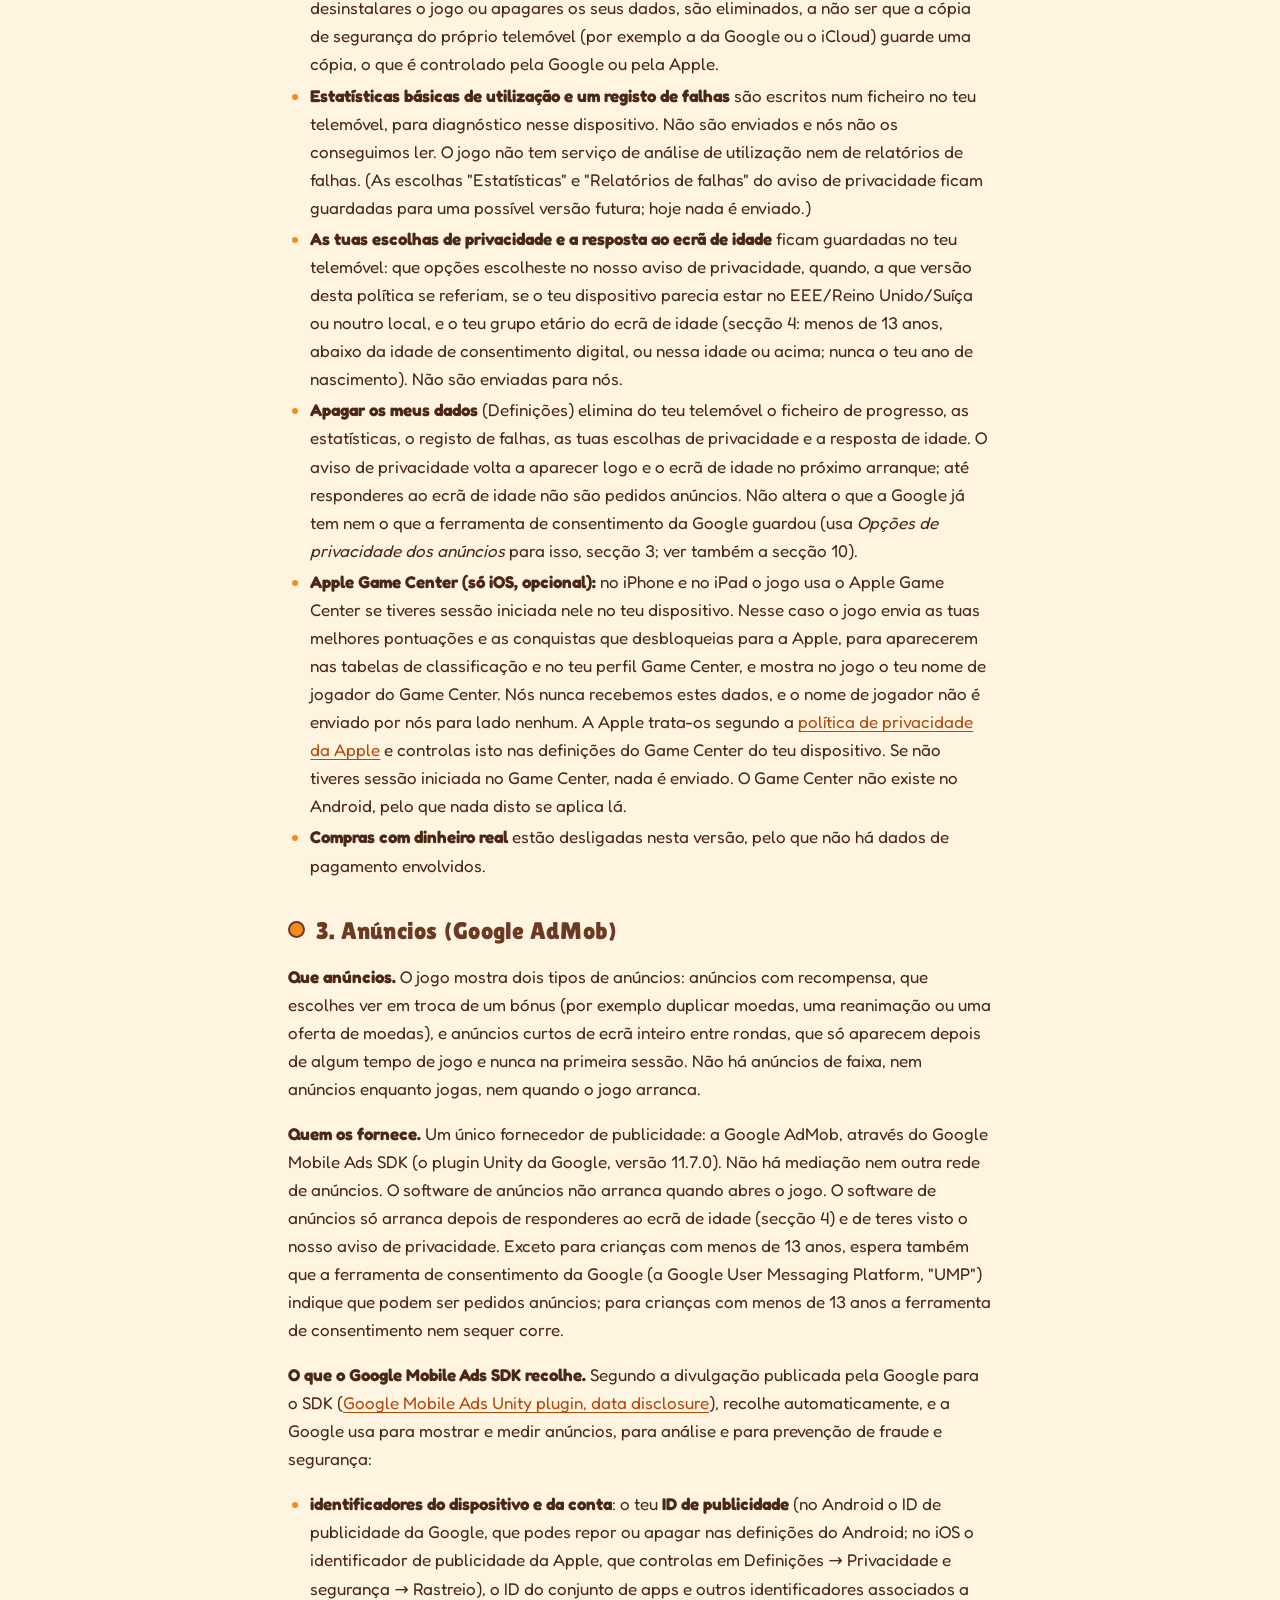
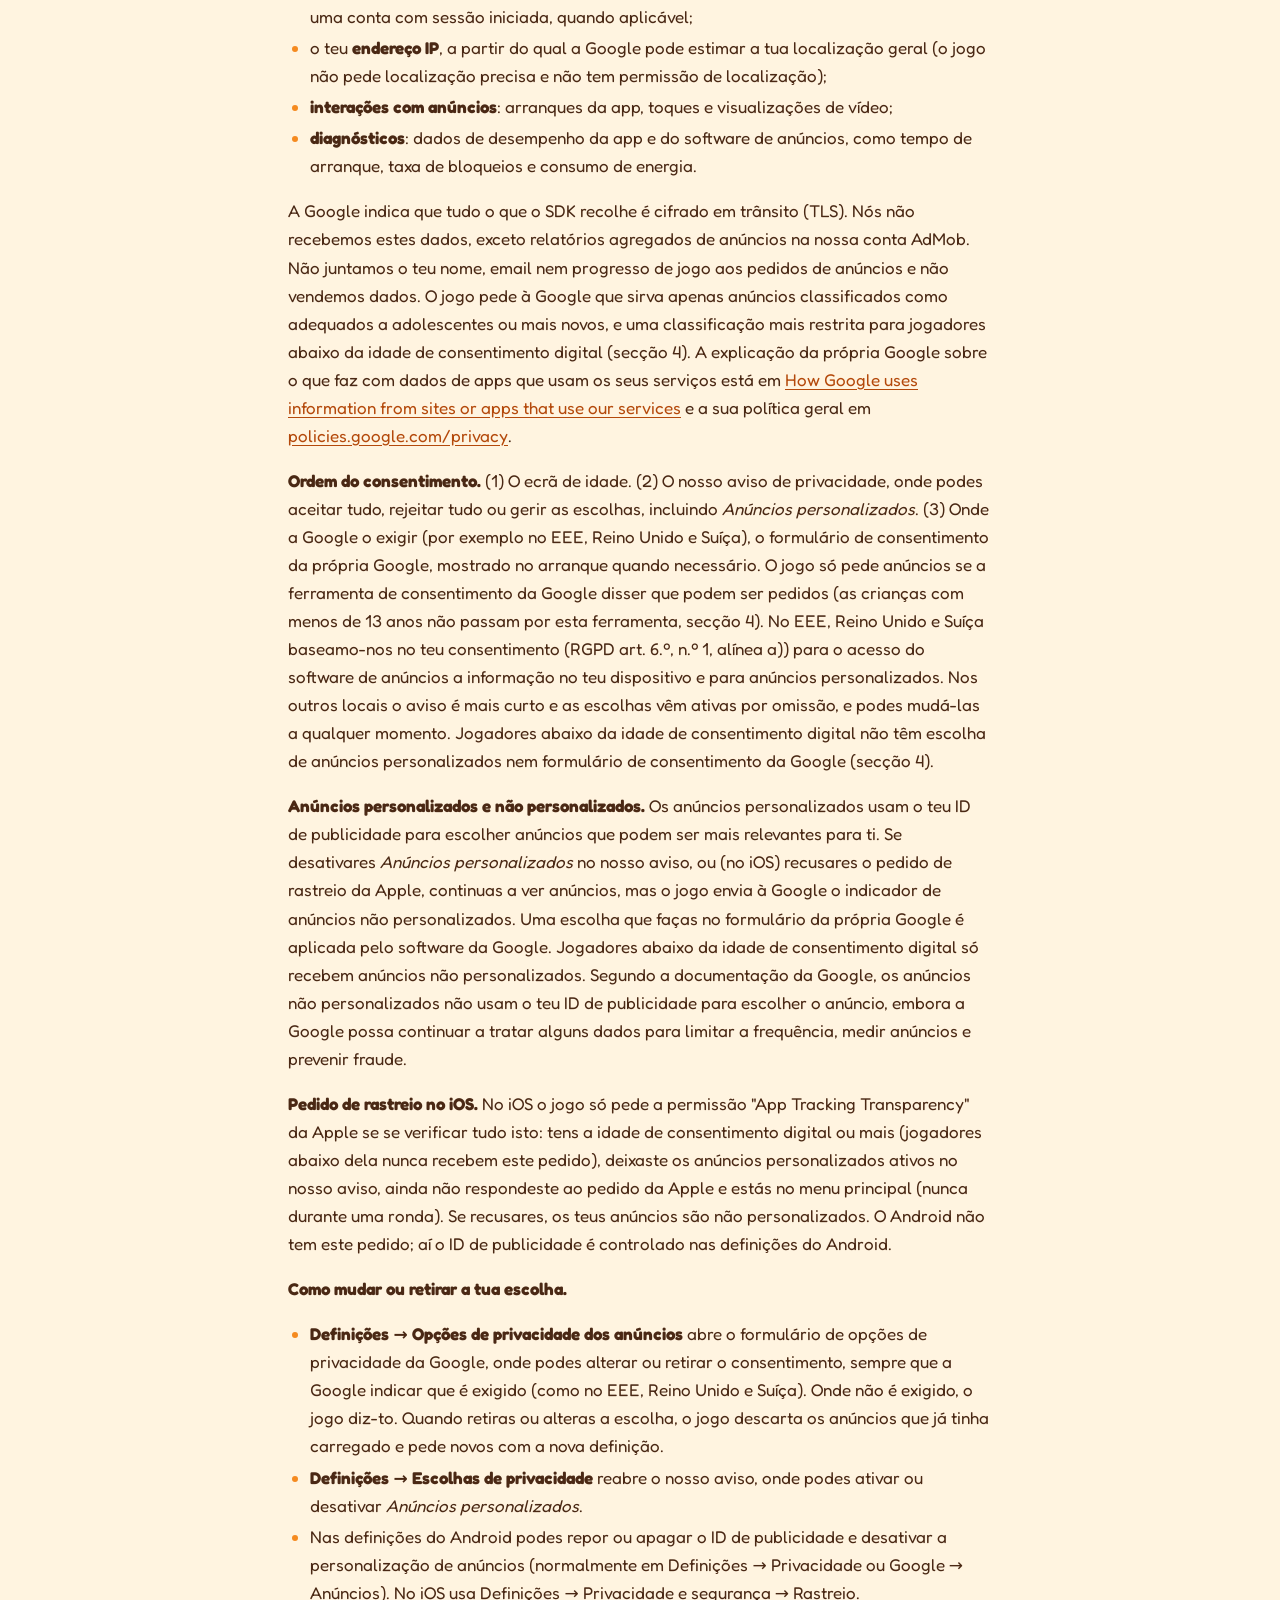
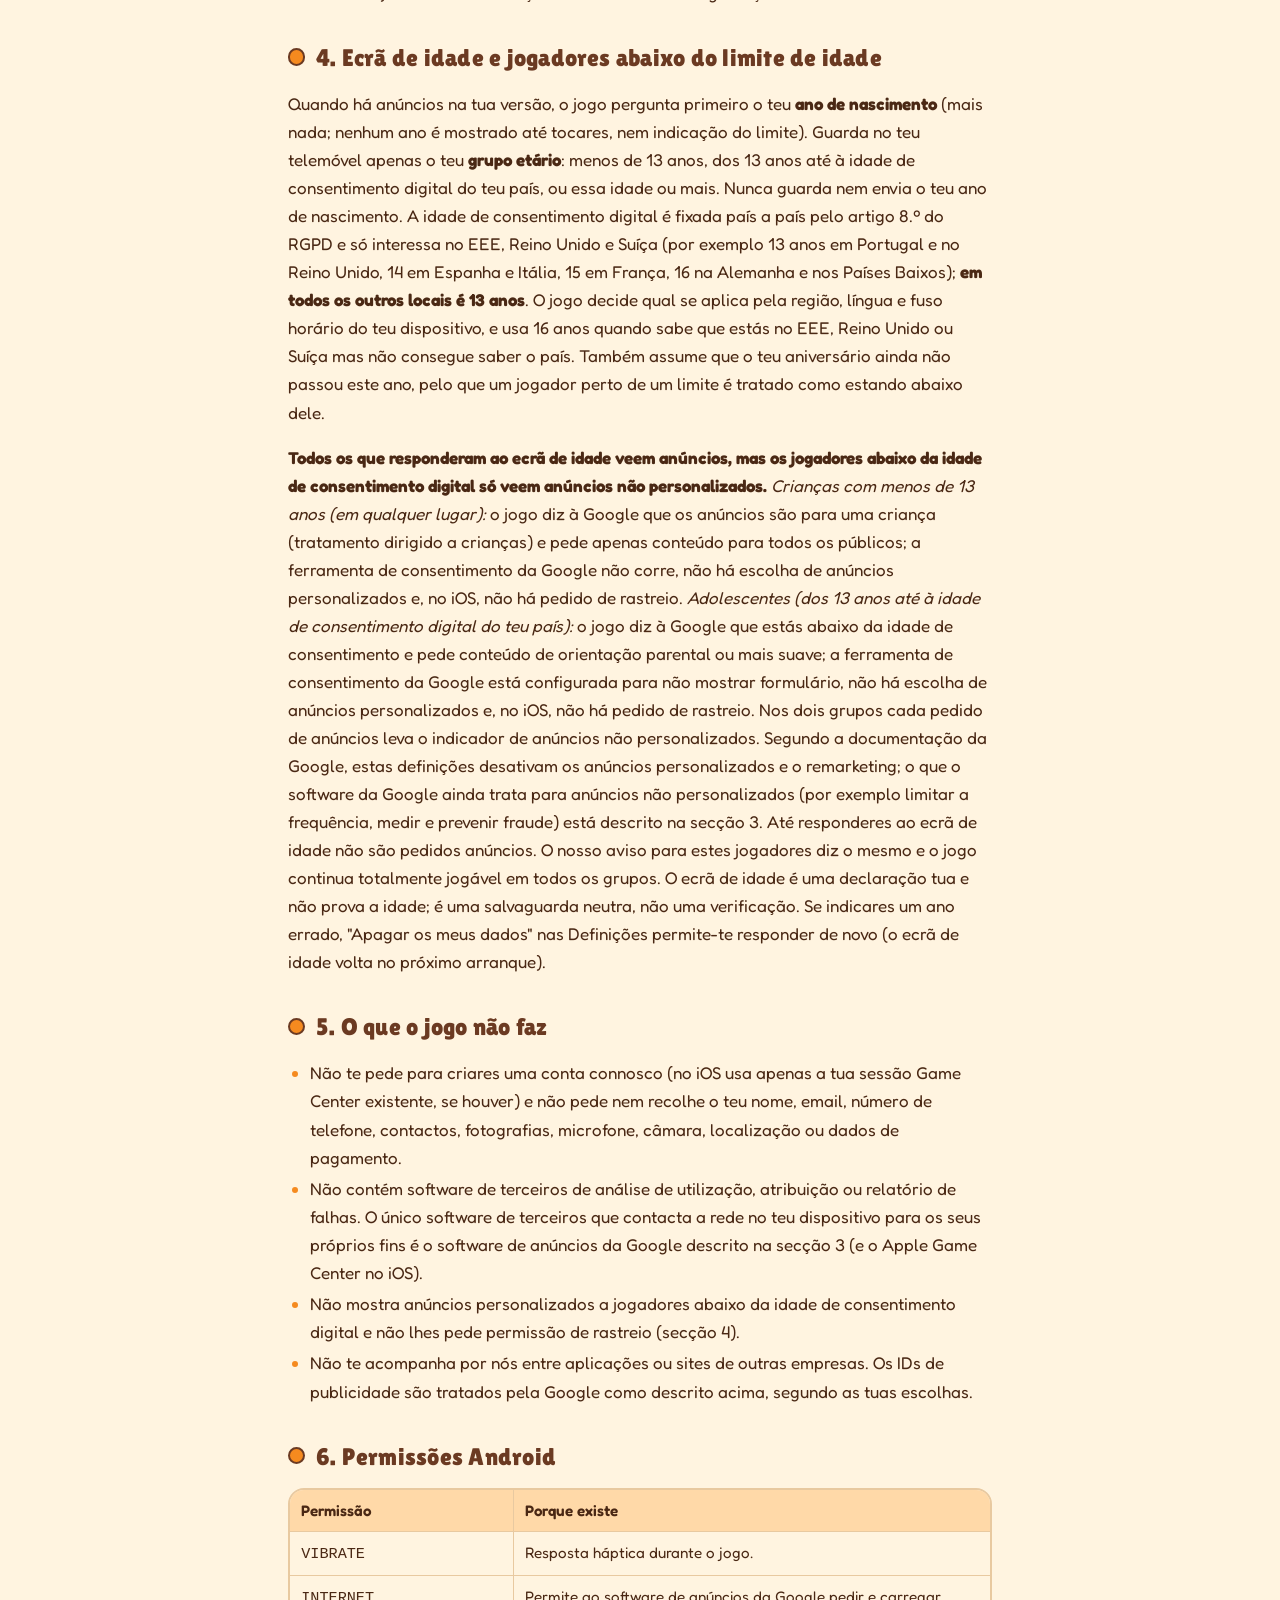
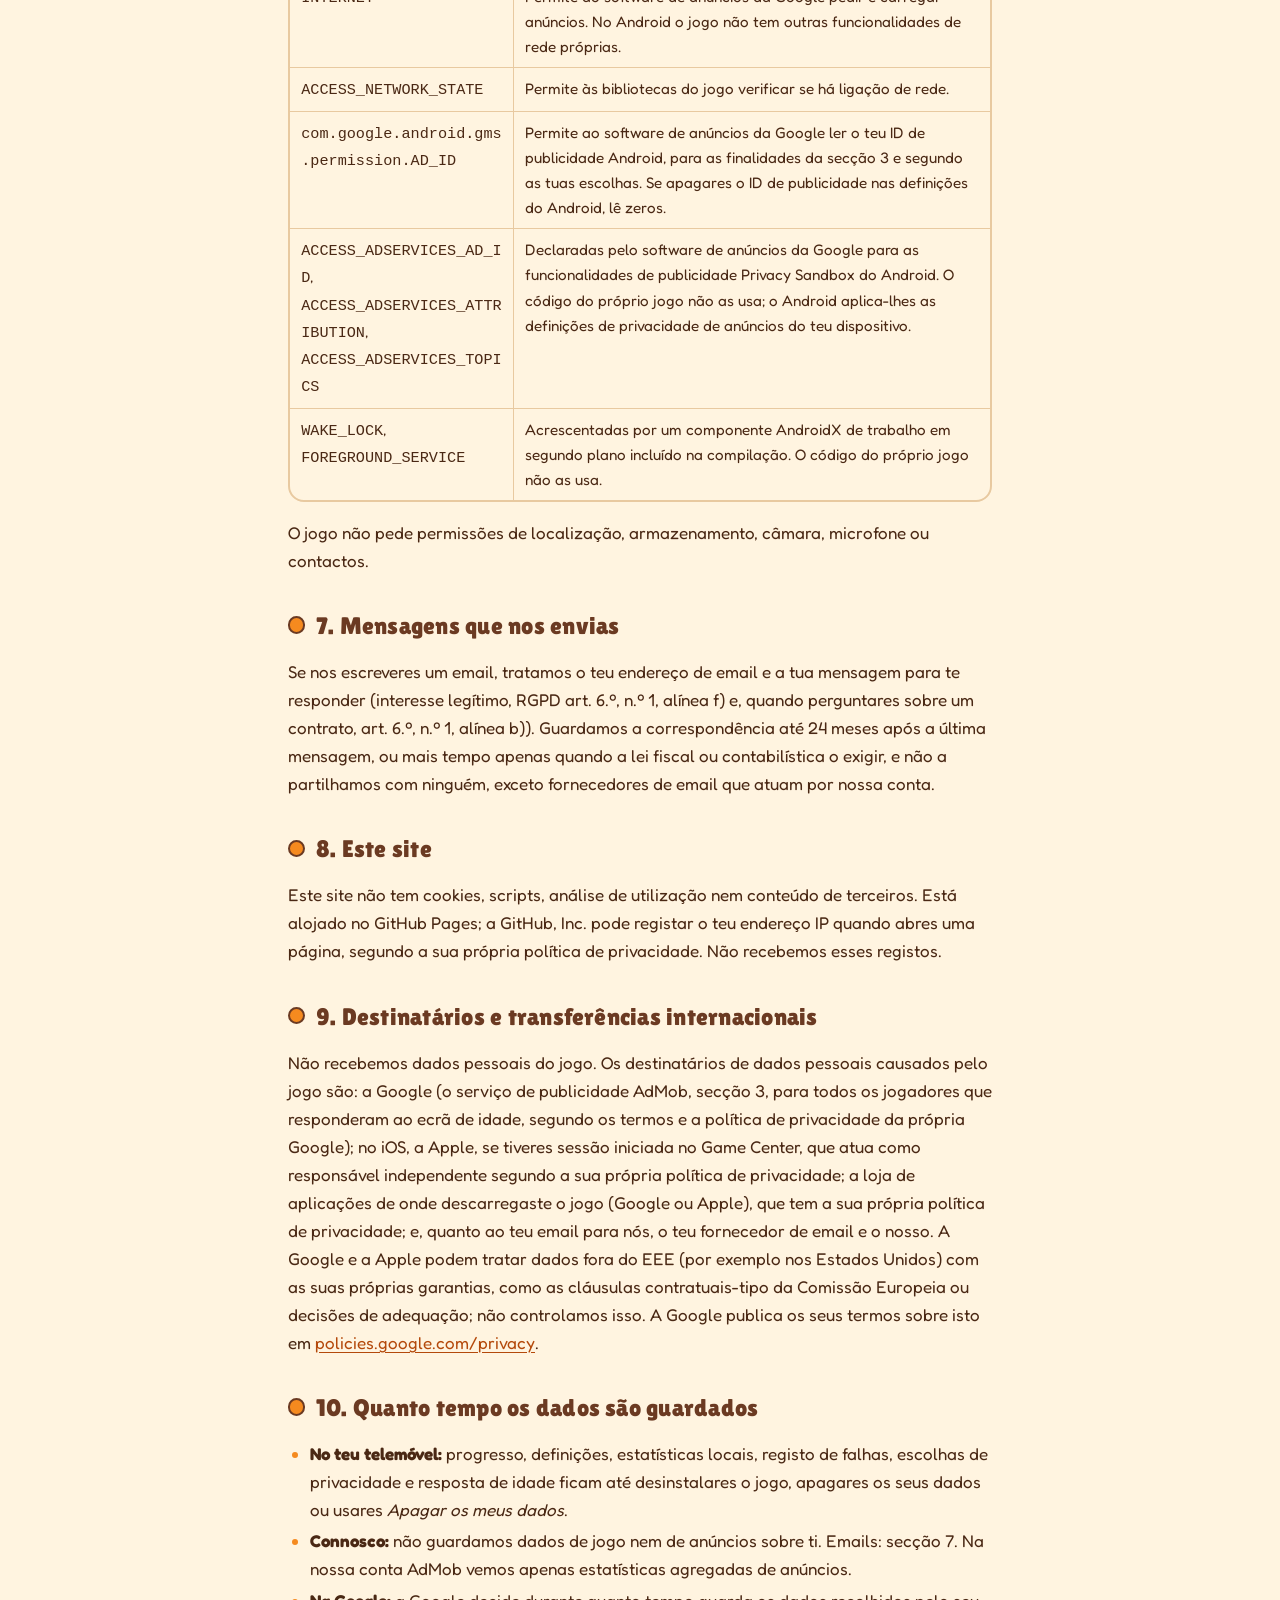
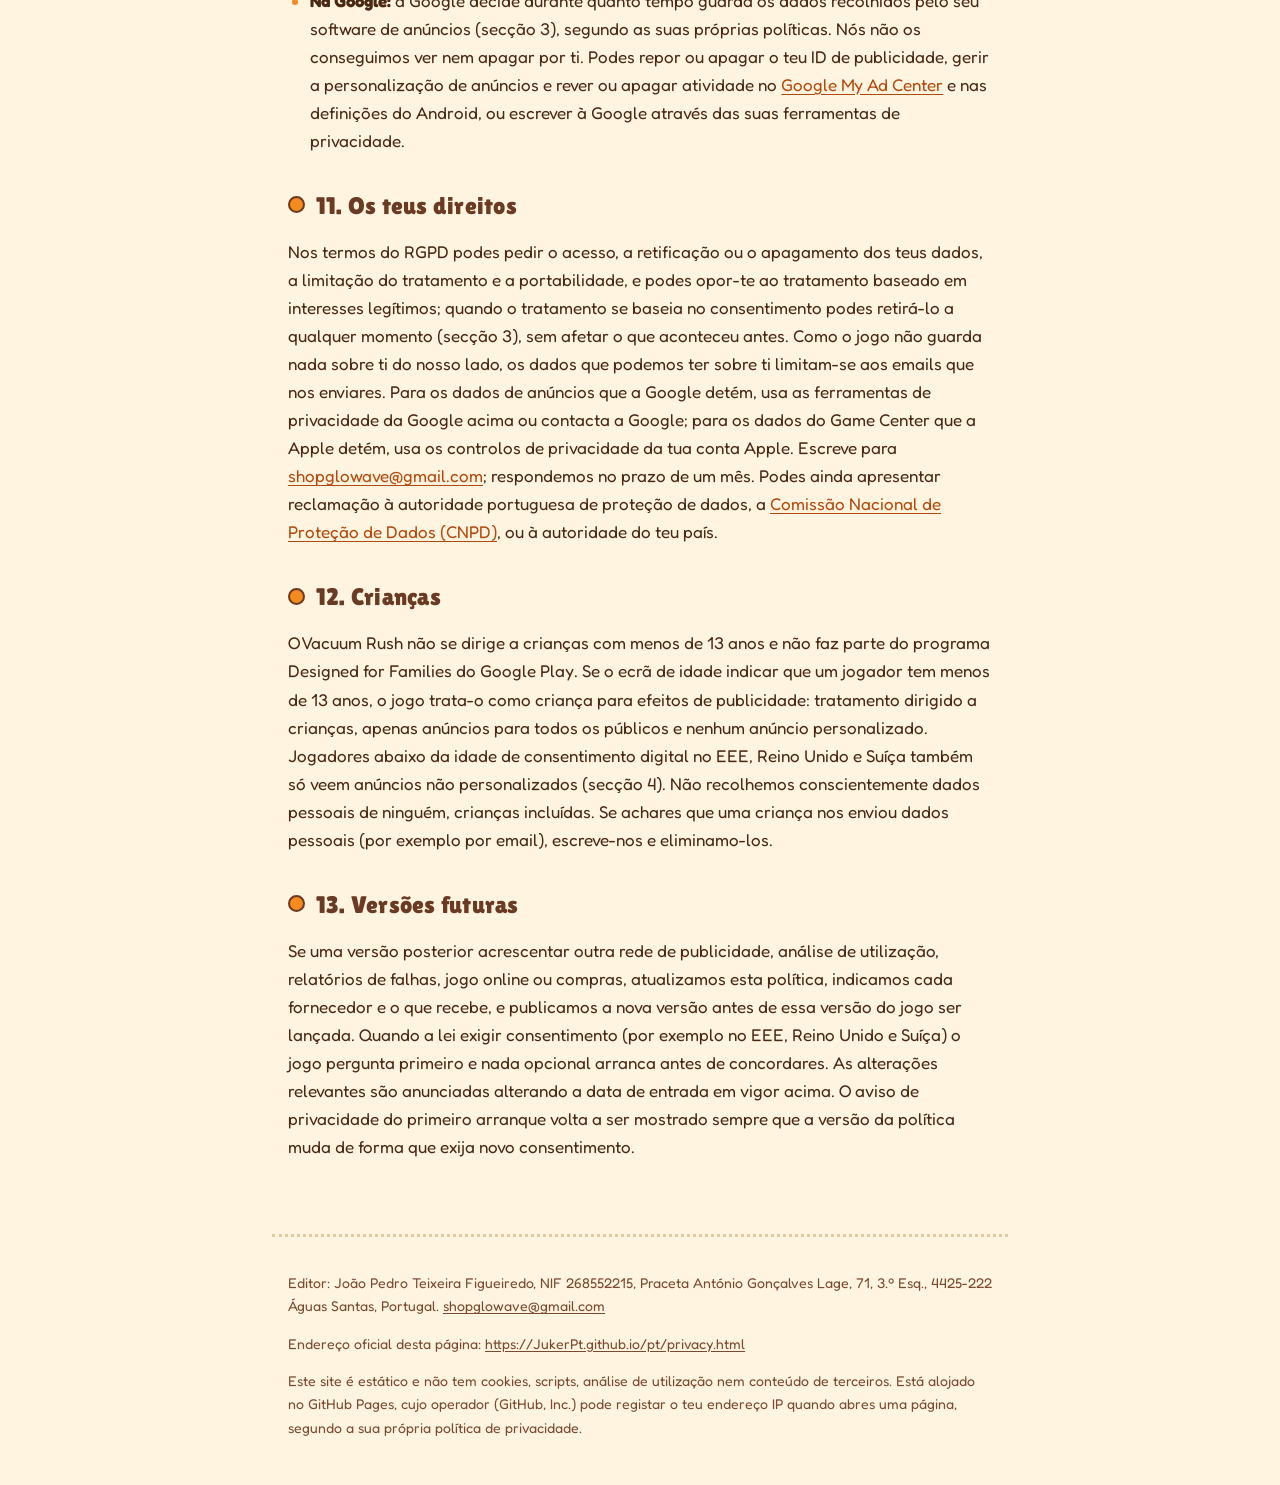
<file: pt/privacy.html>
<!doctype html>
<html lang="pt-PT">
<head>
<meta charset="utf-8">
<meta name="viewport" content="width=device-width, initial-scale=1">
<meta name="description" content="Política de privacidade do Vacuum Rush">
<title>Política de Privacidade - Vacuum Rush</title>
<link rel="stylesheet" href="../style.css"><link rel="icon" href="../favicon.svg" type="image/svg+xml">
</head>
<body>
<header>
<a class="brand" href="index.html"><img src="../logo.svg" alt="" width="42" height="42">Vacuum Rush</a>
<nav><a href="index.html">Início</a><a href="privacy.html" aria-current="page">Política de Privacidade</a><a href="terms.html">Termos de Utilização</a><a href="support.html">Apoio</a><a href="../privacy.html" hreflang="en" lang="en">English</a></nav>
</header>
<main>
<h1>Política de Privacidade</h1>
<p class="meta">Vacuum Rush, versão 3.0 desta política. Em vigor desde 2026-11-24.</p>
<div class="card"><p><strong>Resumo.</strong> O Vacuum Rush é gratuito e mostra anúncios, fornecidos pela Google AdMob. O jogo não tem contas próprias, serviço de análise de utilização nem serviço de relatórios de falhas, e nunca recebemos o teu progresso nem dados pessoais. O software de anúncios da Google corre no teu dispositivo e recolhe os dados descritos na secção 3. Se tiveres a idade de consentimento digital ou mais (13 anos fora do EEE, Reino Unido e Suíça, e entre 13 e 16 anos dentro deles, consoante o país), tu escolhes se os anúncios são personalizados e podes mudar isso a qualquer momento nas Definições. Se tiveres menos do que essa idade, continuas a ver anúncios, mas nunca personalizados: o jogo pede à Google apenas anúncios não personalizados e não mostra a escolha de personalização. No iOS, se tiveres sessão iniciada no Apple Game Center, as tuas pontuações e conquistas vão para a Apple para as tabelas de classificação.</p></div>

<h1 style="font-size:1.3rem">Índice</h1>
<ol>
<li>Quem é o responsável</li><li>O que o jogo faz no teu dispositivo</li><li>Anúncios (Google AdMob)</li><li>Ecrã de idade e jogadores abaixo do limite de idade</li><li>O que o jogo não faz</li><li>Permissões Android</li><li>Mensagens que nos envias</li><li>Este site</li><li>Destinatários e transferências internacionais</li><li>Quanto tempo os dados são guardados</li><li>Os teus direitos</li><li>Crianças</li><li>Versões futuras</li>
</ol>

<h2>1. Quem é o responsável</h2>
<p>O editor do Vacuum Rush é João Pedro Teixeira Figueiredo, NIF 268552215, Praceta António Gonçalves Lage, 71, 3.º Esq., 4425-222 Águas Santas, Portugal (Portugal). Quanto aos poucos dados descritos abaixo cujo tratamento nós decidimos, somos o responsável pelo tratamento nos termos do Regulamento Geral sobre a Proteção de Dados (RGPD). Não temos Encarregado de Proteção de Dados porque a lei não o exige no nosso caso. Contacto para tudo o que diga respeito a privacidade: <a href="mailto:shopglowave@gmail.com">shopglowave@gmail.com</a>. A Google, como fornecedora do serviço de publicidade descrito na secção 3, trata os dados que o seu software recolhe segundo os seus próprios termos e a sua política de privacidade, indicados nessa secção.</p>

<h2>2. O que o jogo faz no teu dispositivo</h2>
<ul>
<li><strong>O teu progresso e definições</strong> (níveis, troféus, itens desbloqueados, opções escolhidas) ficam guardados em ficheiros no teu próprio telemóvel. Nunca são enviados para nós. Se desinstalares o jogo ou apagares os seus dados, são eliminados, a não ser que a cópia de segurança do próprio telemóvel (por exemplo a da Google ou o iCloud) guarde uma cópia, o que é controlado pela Google ou pela Apple.</li>
<li><strong>Estatísticas básicas de utilização e um registo de falhas</strong> são escritos num ficheiro no teu telemóvel, para diagnóstico nesse dispositivo. Não são enviados e nós não os conseguimos ler. O jogo não tem serviço de análise de utilização nem de relatórios de falhas. (As escolhas "Estatísticas" e "Relatórios de falhas" do aviso de privacidade ficam guardadas para uma possível versão futura; hoje nada é enviado.)</li>
<li><strong>As tuas escolhas de privacidade e a resposta ao ecrã de idade</strong> ficam guardadas no teu telemóvel: que opções escolheste no nosso aviso de privacidade, quando, a que versão desta política se referiam, se o teu dispositivo parecia estar no EEE/Reino Unido/Suíça ou noutro local, e o teu grupo etário do ecrã de idade (secção 4: menos de 13 anos, abaixo da idade de consentimento digital, ou nessa idade ou acima; nunca o teu ano de nascimento). Não são enviadas para nós.</li>
<li><strong>Apagar os meus dados</strong> (Definições) elimina do teu telemóvel o ficheiro de progresso, as estatísticas, o registo de falhas, as tuas escolhas de privacidade e a resposta de idade. O aviso de privacidade volta a aparecer logo e o ecrã de idade no próximo arranque; até responderes ao ecrã de idade não são pedidos anúncios. Não altera o que a Google já tem nem o que a ferramenta de consentimento da Google guardou (usa <em>Opções de privacidade dos anúncios</em> para isso, secção 3; ver também a secção 10).</li>
<li><strong>Apple Game Center (só iOS, opcional):</strong> no iPhone e no iPad o jogo usa o Apple Game Center se tiveres sessão iniciada nele no teu dispositivo. Nesse caso o jogo envia as tuas melhores pontuações e as conquistas que desbloqueias para a Apple, para aparecerem nas tabelas de classificação e no teu perfil Game Center, e mostra no jogo o teu nome de jogador do Game Center. Nós nunca recebemos estes dados, e o nome de jogador não é enviado por nós para lado nenhum. A Apple trata-os segundo a <a href="https://www.apple.com/legal/privacy/">política de privacidade da Apple</a> e controlas isto nas definições do Game Center do teu dispositivo. Se não tiveres sessão iniciada no Game Center, nada é enviado. O Game Center não existe no Android, pelo que nada disto se aplica lá.</li>
<li><strong>Compras com dinheiro real</strong> estão desligadas nesta versão, pelo que não há dados de pagamento envolvidos.</li>
</ul>

<h2>3. Anúncios (Google AdMob)</h2>
<p><strong>Que anúncios.</strong> O jogo mostra dois tipos de anúncios: anúncios com recompensa, que escolhes ver em troca de um bónus (por exemplo duplicar moedas, uma reanimação ou uma oferta de moedas), e anúncios curtos de ecrã inteiro entre rondas, que só aparecem depois de algum tempo de jogo e nunca na primeira sessão. Não há anúncios de faixa, nem anúncios enquanto jogas, nem quando o jogo arranca.</p>
<p><strong>Quem os fornece.</strong> Um único fornecedor de publicidade: a Google AdMob, através do Google Mobile Ads SDK (o plugin Unity da Google, versão 11.7.0). Não há mediação nem outra rede de anúncios. O software de anúncios não arranca quando abres o jogo. O software de anúncios só arranca depois de responderes ao ecrã de idade (secção 4) e de teres visto o nosso aviso de privacidade. Exceto para crianças com menos de 13 anos, espera também que a ferramenta de consentimento da Google (a Google User Messaging Platform, "UMP") indique que podem ser pedidos anúncios; para crianças com menos de 13 anos a ferramenta de consentimento nem sequer corre.</p>
<p><strong>O que o Google Mobile Ads SDK recolhe.</strong> Segundo a divulgação publicada pela Google para o SDK (<a href="https://developers.google.com/admob/unity/privacy/play-data-disclosure">Google Mobile Ads Unity plugin, data disclosure</a>), recolhe automaticamente, e a Google usa para mostrar e medir anúncios, para análise e para prevenção de fraude e segurança:</p>
<ul>
<li><strong>identificadores do dispositivo e da conta</strong>: o teu <strong>ID de publicidade</strong> (no Android o ID de publicidade da Google, que podes repor ou apagar nas definições do Android; no iOS o identificador de publicidade da Apple, que controlas em Definições &rarr; Privacidade e segurança &rarr; Rastreio), o ID do conjunto de apps e outros identificadores associados a uma conta com sessão iniciada, quando aplicável;</li>
<li>o teu <strong>endereço IP</strong>, a partir do qual a Google pode estimar a tua localização geral (o jogo não pede localização precisa e não tem permissão de localização);</li>
<li><strong>interações com anúncios</strong>: arranques da app, toques e visualizações de vídeo;</li>
<li><strong>diagnósticos</strong>: dados de desempenho da app e do software de anúncios, como tempo de arranque, taxa de bloqueios e consumo de energia.</li>
</ul>
<p>A Google indica que tudo o que o SDK recolhe é cifrado em trânsito (TLS). Nós não recebemos estes dados, exceto relatórios agregados de anúncios na nossa conta AdMob. Não juntamos o teu nome, email nem progresso de jogo aos pedidos de anúncios e não vendemos dados. O jogo pede à Google que sirva apenas anúncios classificados como adequados a adolescentes ou mais novos, e uma classificação mais restrita para jogadores abaixo da idade de consentimento digital (secção 4). A explicação da própria Google sobre o que faz com dados de apps que usam os seus serviços está em <a href="https://policies.google.com/technologies/partner-sites">How Google uses information from sites or apps that use our services</a> e a sua política geral em <a href="https://policies.google.com/privacy">policies.google.com/privacy</a>.</p>
<p><strong>Ordem do consentimento.</strong> (1) O ecrã de idade. (2) O nosso aviso de privacidade, onde podes aceitar tudo, rejeitar tudo ou gerir as escolhas, incluindo <em>Anúncios personalizados</em>. (3) Onde a Google o exigir (por exemplo no EEE, Reino Unido e Suíça), o formulário de consentimento da própria Google, mostrado no arranque quando necessário. O jogo só pede anúncios se a ferramenta de consentimento da Google disser que podem ser pedidos (as crianças com menos de 13 anos não passam por esta ferramenta, secção 4). No EEE, Reino Unido e Suíça baseamo-nos no teu consentimento (RGPD art. 6.º, n.º 1, alínea a)) para o acesso do software de anúncios a informação no teu dispositivo e para anúncios personalizados. Nos outros locais o aviso é mais curto e as escolhas vêm ativas por omissão, e podes mudá-las a qualquer momento. Jogadores abaixo da idade de consentimento digital não têm escolha de anúncios personalizados nem formulário de consentimento da Google (secção 4).</p>
<p><strong>Anúncios personalizados e não personalizados.</strong> Os anúncios personalizados usam o teu ID de publicidade para escolher anúncios que podem ser mais relevantes para ti. Se desativares <em>Anúncios personalizados</em> no nosso aviso, ou (no iOS) recusares o pedido de rastreio da Apple, continuas a ver anúncios, mas o jogo envia à Google o indicador de anúncios não personalizados. Uma escolha que faças no formulário da própria Google é aplicada pelo software da Google. Jogadores abaixo da idade de consentimento digital só recebem anúncios não personalizados. Segundo a documentação da Google, os anúncios não personalizados não usam o teu ID de publicidade para escolher o anúncio, embora a Google possa continuar a tratar alguns dados para limitar a frequência, medir anúncios e prevenir fraude.</p>
<p><strong>Pedido de rastreio no iOS.</strong> No iOS o jogo só pede a permissão "App Tracking Transparency" da Apple se se verificar tudo isto: tens a idade de consentimento digital ou mais (jogadores abaixo dela nunca recebem este pedido), deixaste os anúncios personalizados ativos no nosso aviso, ainda não respondeste ao pedido da Apple e estás no menu principal (nunca durante uma ronda). Se recusares, os teus anúncios são não personalizados. O Android não tem este pedido; aí o ID de publicidade é controlado nas definições do Android.</p>
<p><strong>Como mudar ou retirar a tua escolha.</strong></p>
<ul>
<li><strong>Definições &rarr; Opções de privacidade dos anúncios</strong> abre o formulário de opções de privacidade da Google, onde podes alterar ou retirar o consentimento, sempre que a Google indicar que é exigido (como no EEE, Reino Unido e Suíça). Onde não é exigido, o jogo diz-to. Quando retiras ou alteras a escolha, o jogo descarta os anúncios que já tinha carregado e pede novos com a nova definição.</li>
<li><strong>Definições &rarr; Escolhas de privacidade</strong> reabre o nosso aviso, onde podes ativar ou desativar <em>Anúncios personalizados</em>.</li>
<li>Nas definições do Android podes repor ou apagar o ID de publicidade e desativar a personalização de anúncios (normalmente em Definições &rarr; Privacidade ou Google &rarr; Anúncios). No iOS usa Definições &rarr; Privacidade e segurança &rarr; Rastreio.</li>
</ul>

<h2>4. Ecrã de idade e jogadores abaixo do limite de idade</h2>
<p>Quando há anúncios na tua versão, o jogo pergunta primeiro o teu <strong>ano de nascimento</strong> (mais nada; nenhum ano é mostrado até tocares, nem indicação do limite). Guarda no teu telemóvel apenas o teu <strong>grupo etário</strong>: menos de 13 anos, dos 13 anos até à idade de consentimento digital do teu país, ou essa idade ou mais. Nunca guarda nem envia o teu ano de nascimento. A idade de consentimento digital é fixada país a país pelo artigo 8.º do RGPD e só interessa no EEE, Reino Unido e Suíça (por exemplo 13 anos em Portugal e no Reino Unido, 14 em Espanha e Itália, 15 em França, 16 na Alemanha e nos Países Baixos); <strong>em todos os outros locais é 13 anos</strong>. O jogo decide qual se aplica pela região, língua e fuso horário do teu dispositivo, e usa 16 anos quando sabe que estás no EEE, Reino Unido ou Suíça mas não consegue saber o país. Também assume que o teu aniversário ainda não passou este ano, pelo que um jogador perto de um limite é tratado como estando abaixo dele.</p>
<p><strong>Todos os que responderam ao ecrã de idade veem anúncios, mas os jogadores abaixo da idade de consentimento digital só veem anúncios não personalizados.</strong> <em>Crianças com menos de 13 anos (em qualquer lugar):</em> o jogo diz à Google que os anúncios são para uma criança (tratamento dirigido a crianças) e pede apenas conteúdo para todos os públicos; a ferramenta de consentimento da Google não corre, não há escolha de anúncios personalizados e, no iOS, não há pedido de rastreio. <em>Adolescentes (dos 13 anos até à idade de consentimento digital do teu país):</em> o jogo diz à Google que estás abaixo da idade de consentimento e pede conteúdo de orientação parental ou mais suave; a ferramenta de consentimento da Google está configurada para não mostrar formulário, não há escolha de anúncios personalizados e, no iOS, não há pedido de rastreio. Nos dois grupos cada pedido de anúncios leva o indicador de anúncios não personalizados. Segundo a documentação da Google, estas definições desativam os anúncios personalizados e o remarketing; o que o software da Google ainda trata para anúncios não personalizados (por exemplo limitar a frequência, medir e prevenir fraude) está descrito na secção 3. Até responderes ao ecrã de idade não são pedidos anúncios. O nosso aviso para estes jogadores diz o mesmo e o jogo continua totalmente jogável em todos os grupos. O ecrã de idade é uma declaração tua e não prova a idade; é uma salvaguarda neutra, não uma verificação. Se indicares um ano errado, "Apagar os meus dados" nas Definições permite-te responder de novo (o ecrã de idade volta no próximo arranque).</p>

<h2>5. O que o jogo não faz</h2>
<ul>
<li>Não te pede para criares uma conta connosco (no iOS usa apenas a tua sessão Game Center existente, se houver) e não pede nem recolhe o teu nome, email, número de telefone, contactos, fotografias, microfone, câmara, localização ou dados de pagamento.</li>
<li>Não contém software de terceiros de análise de utilização, atribuição ou relatório de falhas. O único software de terceiros que contacta a rede no teu dispositivo para os seus próprios fins é o software de anúncios da Google descrito na secção 3 (e o Apple Game Center no iOS).</li>
<li>Não mostra anúncios personalizados a jogadores abaixo da idade de consentimento digital e não lhes pede permissão de rastreio (secção 4).</li>
<li>Não te acompanha por nós entre aplicações ou sites de outras empresas. Os IDs de publicidade são tratados pela Google como descrito acima, segundo as tuas escolhas.</li>
</ul>

<h2>6. Permissões Android</h2>
<table>
<tr><th>Permissão</th><th>Porque existe</th></tr>
<tr><td><code>VIBRATE</code></td><td>Resposta háptica durante o jogo.</td></tr>
<tr><td><code>INTERNET</code></td><td>Permite ao software de anúncios da Google pedir e carregar anúncios. No Android o jogo não tem outras funcionalidades de rede próprias.</td></tr>
<tr><td><code>ACCESS_NETWORK_STATE</code></td><td>Permite às bibliotecas do jogo verificar se há ligação de rede.</td></tr>
<tr><td><code>com.google.android.gms.permission.AD_ID</code></td><td>Permite ao software de anúncios da Google ler o teu ID de publicidade Android, para as finalidades da secção 3 e segundo as tuas escolhas. Se apagares o ID de publicidade nas definições do Android, lê zeros.</td></tr>
<tr><td><code>ACCESS_ADSERVICES_AD_ID</code>, <code>ACCESS_ADSERVICES_ATTRIBUTION</code>, <code>ACCESS_ADSERVICES_TOPICS</code></td><td>Declaradas pelo software de anúncios da Google para as funcionalidades de publicidade Privacy Sandbox do Android. O código do próprio jogo não as usa; o Android aplica-lhes as definições de privacidade de anúncios do teu dispositivo.</td></tr>
<tr><td><code>WAKE_LOCK</code>, <code>FOREGROUND_SERVICE</code></td><td>Acrescentadas por um componente AndroidX de trabalho em segundo plano incluído na compilação. O código do próprio jogo não as usa.</td></tr>
</table>
<p>O jogo não pede permissões de localização, armazenamento, câmara, microfone ou contactos.</p>

<h2>7. Mensagens que nos envias</h2>
<p>Se nos escreveres um email, tratamos o teu endereço de email e a tua mensagem para te responder (interesse legítimo, RGPD art. 6.º, n.º 1, alínea f) e, quando perguntares sobre um contrato, art. 6.º, n.º 1, alínea b)). Guardamos a correspondência até 24 meses após a última mensagem, ou mais tempo apenas quando a lei fiscal ou contabilística o exigir, e não a partilhamos com ninguém, exceto fornecedores de email que atuam por nossa conta.</p>

<h2>8. Este site</h2>
<p>Este site não tem cookies, scripts, análise de utilização nem conteúdo de terceiros. Está alojado no GitHub Pages; a GitHub, Inc. pode registar o teu endereço IP quando abres uma página, segundo a sua própria política de privacidade. Não recebemos esses registos.</p>

<h2>9. Destinatários e transferências internacionais</h2>
<p>Não recebemos dados pessoais do jogo. Os destinatários de dados pessoais causados pelo jogo são: a Google (o serviço de publicidade AdMob, secção 3, para todos os jogadores que responderam ao ecrã de idade, segundo os termos e a política de privacidade da própria Google); no iOS, a Apple, se tiveres sessão iniciada no Game Center, que atua como responsável independente segundo a sua própria política de privacidade; a loja de aplicações de onde descarregaste o jogo (Google ou Apple), que tem a sua própria política de privacidade; e, quanto ao teu email para nós, o teu fornecedor de email e o nosso. A Google e a Apple podem tratar dados fora do EEE (por exemplo nos Estados Unidos) com as suas próprias garantias, como as cláusulas contratuais-tipo da Comissão Europeia ou decisões de adequação; não controlamos isso. A Google publica os seus termos sobre isto em <a href="https://policies.google.com/privacy">policies.google.com/privacy</a>.</p>

<h2>10. Quanto tempo os dados são guardados</h2>
<ul>
<li><strong>No teu telemóvel:</strong> progresso, definições, estatísticas locais, registo de falhas, escolhas de privacidade e resposta de idade ficam até desinstalares o jogo, apagares os seus dados ou usares <em>Apagar os meus dados</em>.</li>
<li><strong>Connosco:</strong> não guardamos dados de jogo nem de anúncios sobre ti. Emails: secção 7. Na nossa conta AdMob vemos apenas estatísticas agregadas de anúncios.</li>
<li><strong>Na Google:</strong> a Google decide durante quanto tempo guarda os dados recolhidos pelo seu software de anúncios (secção 3), segundo as suas próprias políticas. Nós não os conseguimos ver nem apagar por ti. Podes repor ou apagar o teu ID de publicidade, gerir a personalização de anúncios e rever ou apagar atividade no <a href="https://myadcenter.google.com">Google My Ad Center</a> e nas definições do Android, ou escrever à Google através das suas ferramentas de privacidade.</li>
</ul>

<h2>11. Os teus direitos</h2>
<p>Nos termos do RGPD podes pedir o acesso, a retificação ou o apagamento dos teus dados, a limitação do tratamento e a portabilidade, e podes opor-te ao tratamento baseado em interesses legítimos; quando o tratamento se baseia no consentimento podes retirá-lo a qualquer momento (secção 3), sem afetar o que aconteceu antes. Como o jogo não guarda nada sobre ti do nosso lado, os dados que podemos ter sobre ti limitam-se aos emails que nos enviares. Para os dados de anúncios que a Google detém, usa as ferramentas de privacidade da Google acima ou contacta a Google; para os dados do Game Center que a Apple detém, usa os controlos de privacidade da tua conta Apple. Escreve para <a href="mailto:shopglowave@gmail.com">shopglowave@gmail.com</a>; respondemos no prazo de um mês. Podes ainda apresentar reclamação à autoridade portuguesa de proteção de dados, a <a href="https://www.cnpd.pt">Comissão Nacional de Proteção de Dados (CNPD)</a>, ou à autoridade do teu país.</p>

<h2>12. Crianças</h2>
<p>O Vacuum Rush não se dirige a crianças com menos de 13 anos e não faz parte do programa Designed for Families do Google Play. Se o ecrã de idade indicar que um jogador tem menos de 13 anos, o jogo trata-o como criança para efeitos de publicidade: tratamento dirigido a crianças, apenas anúncios para todos os públicos e nenhum anúncio personalizado. Jogadores abaixo da idade de consentimento digital no EEE, Reino Unido e Suíça também só veem anúncios não personalizados (secção 4). Não recolhemos conscientemente dados pessoais de ninguém, crianças incluídas. Se achares que uma criança nos enviou dados pessoais (por exemplo por email), escreve-nos e eliminamo-los.</p>

<h2>13. Versões futuras</h2>
<p>Se uma versão posterior acrescentar outra rede de publicidade, análise de utilização, relatórios de falhas, jogo online ou compras, atualizamos esta política, indicamos cada fornecedor e o que recebe, e publicamos a nova versão antes de essa versão do jogo ser lançada. Quando a lei exigir consentimento (por exemplo no EEE, Reino Unido e Suíça) o jogo pergunta primeiro e nada opcional arranca antes de concordares. As alterações relevantes são anunciadas alterando a data de entrada em vigor acima. O aviso de privacidade do primeiro arranque volta a ser mostrado sempre que a versão da política muda de forma que exija novo consentimento.</p>
</main>
<footer>
<p>Editor: João Pedro Teixeira Figueiredo, NIF 268552215, Praceta António Gonçalves Lage, 71, 3.º Esq., 4425-222 Águas Santas, Portugal. <a href="mailto:shopglowave@gmail.com">shopglowave@gmail.com</a></p>
<p>Endereço oficial desta página: <a href="https://JukerPt.github.io/pt/privacy.html">https://JukerPt.github.io/pt/privacy.html</a></p>
<p>Este site é estático e não tem cookies, scripts, análise de utilização nem conteúdo de terceiros. Está alojado no GitHub Pages, cujo operador (GitHub, Inc.) pode registar o teu endereço IP quando abres uma página, segundo a sua própria política de privacidade.</p>
</footer>
</body>
</html>
</file>
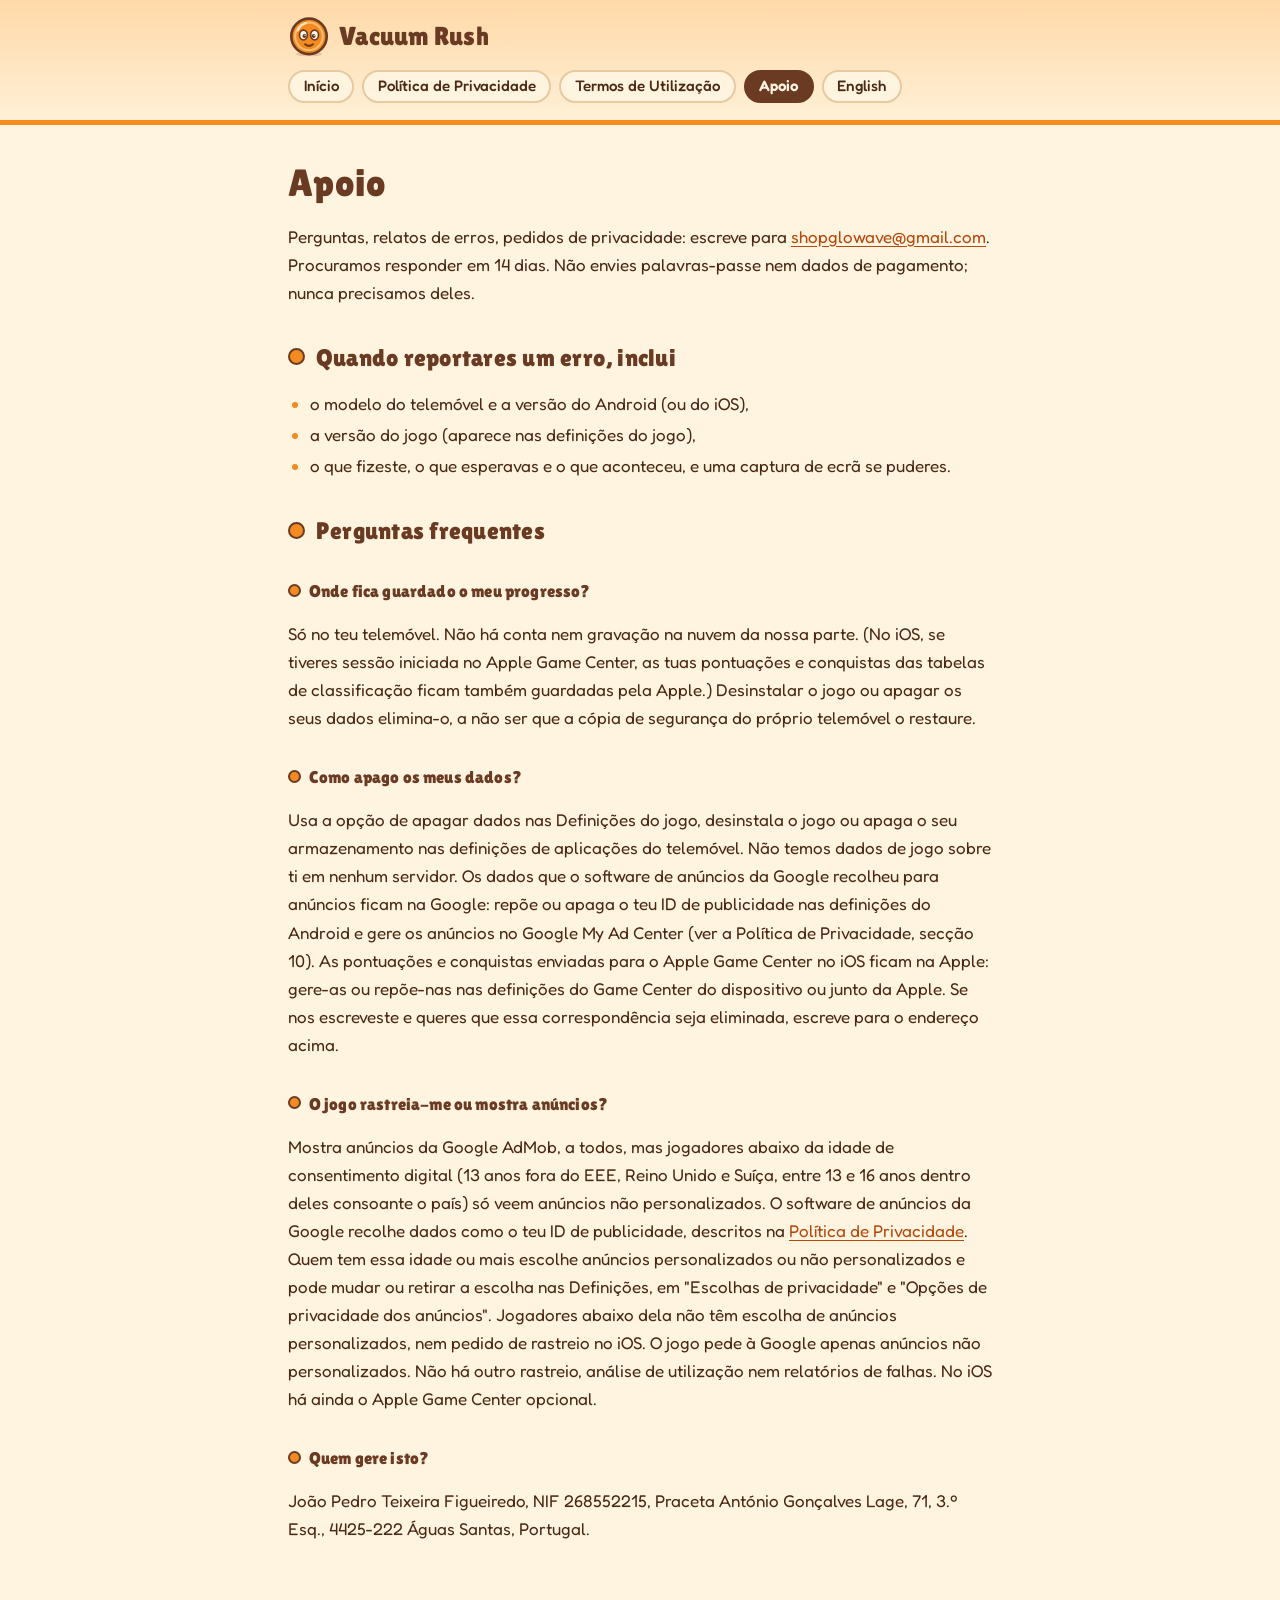
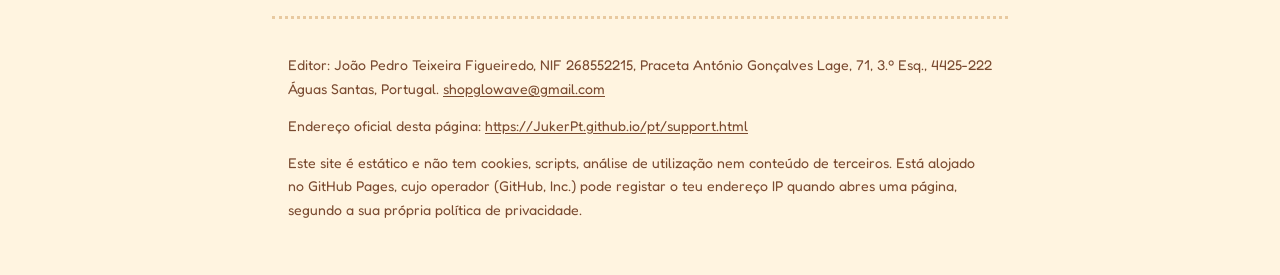
<file: pt/support.html>
<!doctype html>
<html lang="pt-PT">
<head>
<meta charset="utf-8">
<meta name="viewport" content="width=device-width, initial-scale=1">
<meta name="description" content="Apoio do Vacuum Rush">
<title>Apoio - Vacuum Rush</title>
<link rel="stylesheet" href="../style.css"><link rel="icon" href="../favicon.svg" type="image/svg+xml">
</head>
<body>
<header>
<a class="brand" href="index.html"><img src="../logo.svg" alt="" width="42" height="42">Vacuum Rush</a>
<nav><a href="index.html">Início</a><a href="privacy.html">Política de Privacidade</a><a href="terms.html">Termos de Utilização</a><a href="support.html" aria-current="page">Apoio</a><a href="../support.html" hreflang="en" lang="en">English</a></nav>
</header>
<main>
<h1>Apoio</h1>
<p>Perguntas, relatos de erros, pedidos de privacidade: escreve para <a href="mailto:shopglowave@gmail.com">shopglowave@gmail.com</a>. Procuramos responder em 14 dias. Não envies palavras-passe nem dados de pagamento; nunca precisamos deles.</p>
<h2>Quando reportares um erro, inclui</h2>
<ul>
<li>o modelo do telemóvel e a versão do Android (ou do iOS),</li>
<li>a versão do jogo (aparece nas definições do jogo),</li>
<li>o que fizeste, o que esperavas e o que aconteceu, e uma captura de ecrã se puderes.</li>
</ul>
<h2>Perguntas frequentes</h2>
<h2 style="font-size:1.05rem">Onde fica guardado o meu progresso?</h2>
<p>Só no teu telemóvel. Não há conta nem gravação na nuvem da nossa parte. (No iOS, se tiveres sessão iniciada no Apple Game Center, as tuas pontuações e conquistas das tabelas de classificação ficam também guardadas pela Apple.) Desinstalar o jogo ou apagar os seus dados elimina-o, a não ser que a cópia de segurança do próprio telemóvel o restaure.</p>
<h2 style="font-size:1.05rem">Como apago os meus dados?</h2>
<p>Usa a opção de apagar dados nas Definições do jogo, desinstala o jogo ou apaga o seu armazenamento nas definições de aplicações do telemóvel. Não temos dados de jogo sobre ti em nenhum servidor. Os dados que o software de anúncios da Google recolheu para anúncios ficam na Google: repõe ou apaga o teu ID de publicidade nas definições do Android e gere os anúncios no Google My Ad Center (ver a Política de Privacidade, secção 10). As pontuações e conquistas enviadas para o Apple Game Center no iOS ficam na Apple: gere-as ou repõe-nas nas definições do Game Center do dispositivo ou junto da Apple. Se nos escreveste e queres que essa correspondência seja eliminada, escreve para o endereço acima.</p>
<h2 style="font-size:1.05rem">O jogo rastreia-me ou mostra anúncios?</h2>
<p>Mostra anúncios da Google AdMob, a todos, mas jogadores abaixo da idade de consentimento digital (13 anos fora do EEE, Reino Unido e Suíça, entre 13 e 16 anos dentro deles consoante o país) só veem anúncios não personalizados. O software de anúncios da Google recolhe dados como o teu ID de publicidade, descritos na <a href="privacy.html">Política de Privacidade</a>. Quem tem essa idade ou mais escolhe anúncios personalizados ou não personalizados e pode mudar ou retirar a escolha nas Definições, em "Escolhas de privacidade" e "Opções de privacidade dos anúncios". Jogadores abaixo dela não têm escolha de anúncios personalizados, nem pedido de rastreio no iOS. O jogo pede à Google apenas anúncios não personalizados. Não há outro rastreio, análise de utilização nem relatórios de falhas. No iOS há ainda o Apple Game Center opcional.</p>
<h2 style="font-size:1.05rem">Quem gere isto?</h2>
<p>João Pedro Teixeira Figueiredo, NIF 268552215, Praceta António Gonçalves Lage, 71, 3.º Esq., 4425-222 Águas Santas, Portugal.</p>
</main>
<footer>
<p>Editor: João Pedro Teixeira Figueiredo, NIF 268552215, Praceta António Gonçalves Lage, 71, 3.º Esq., 4425-222 Águas Santas, Portugal. <a href="mailto:shopglowave@gmail.com">shopglowave@gmail.com</a></p>
<p>Endereço oficial desta página: <a href="https://JukerPt.github.io/pt/support.html">https://JukerPt.github.io/pt/support.html</a></p>
<p>Este site é estático e não tem cookies, scripts, análise de utilização nem conteúdo de terceiros. Está alojado no GitHub Pages, cujo operador (GitHub, Inc.) pode registar o teu endereço IP quando abres uma página, segundo a sua própria política de privacidade.</p>
</footer>
</body>
</html>
</file>
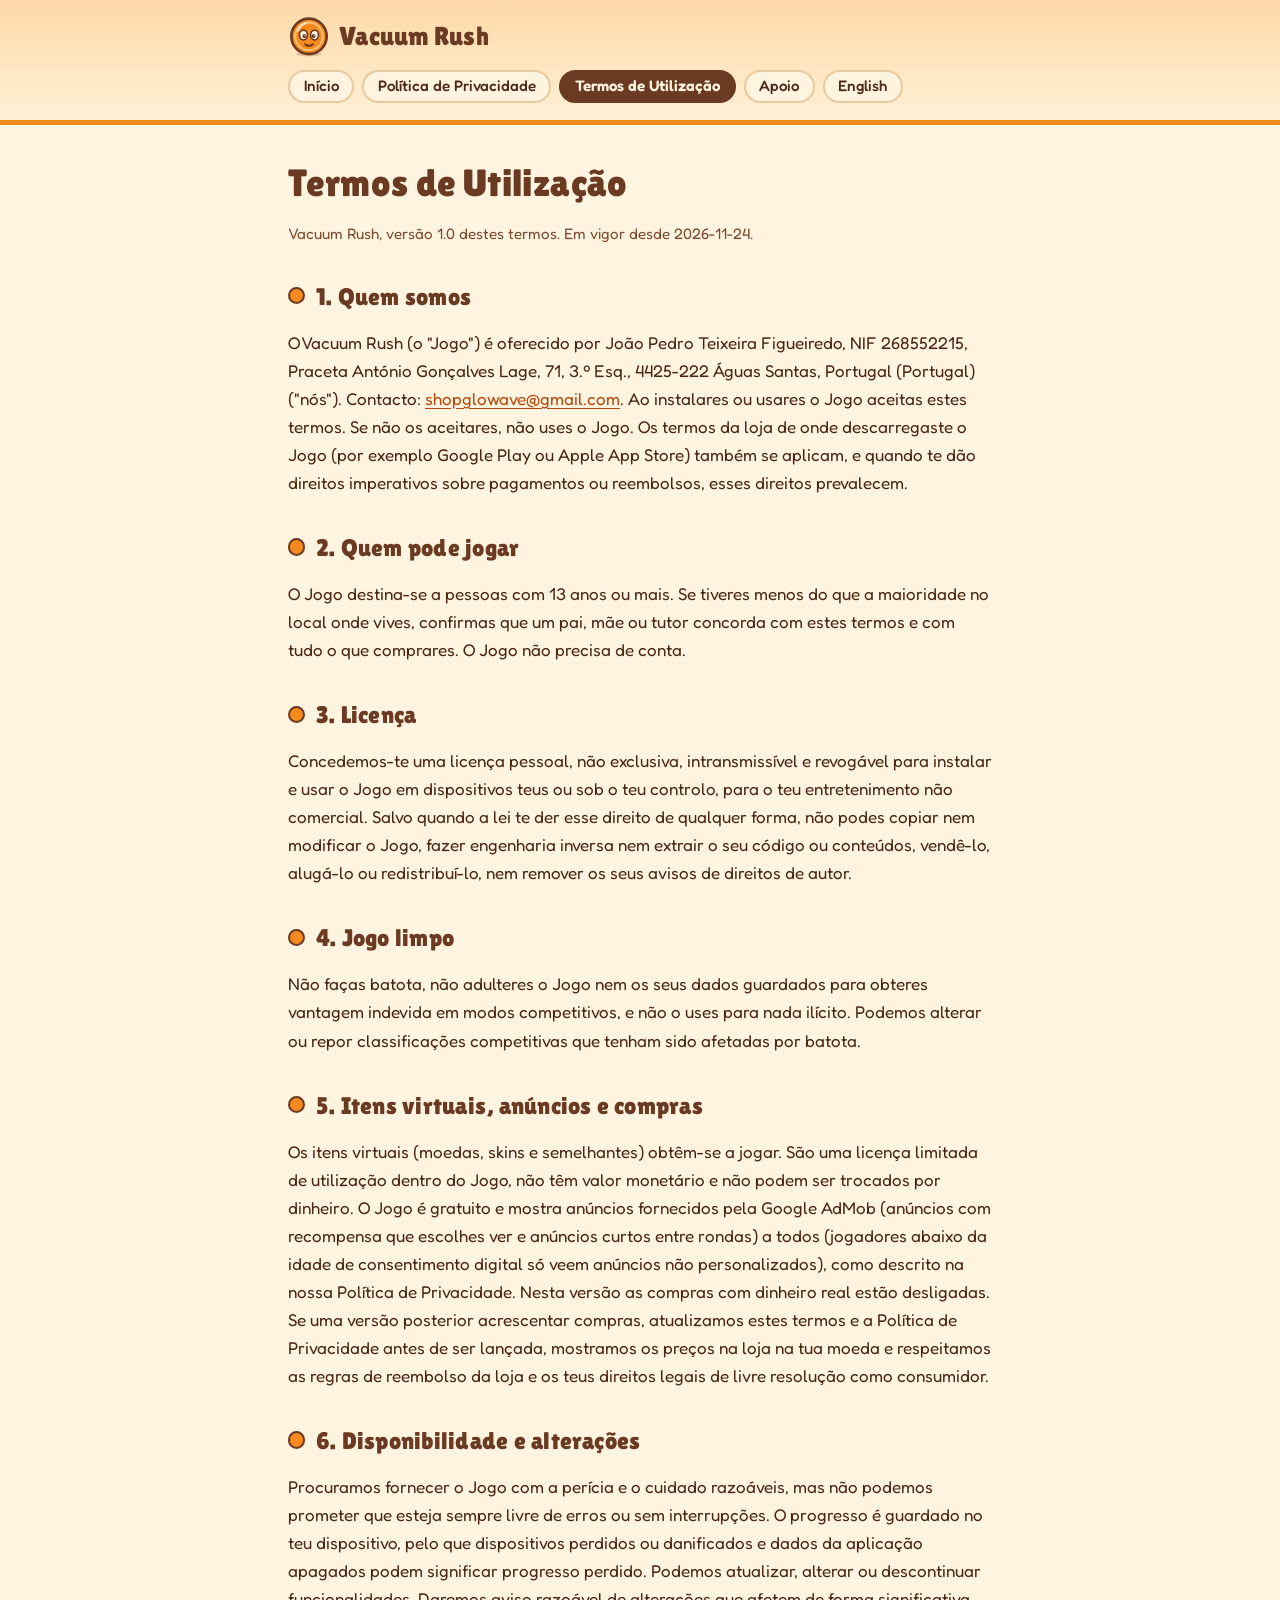
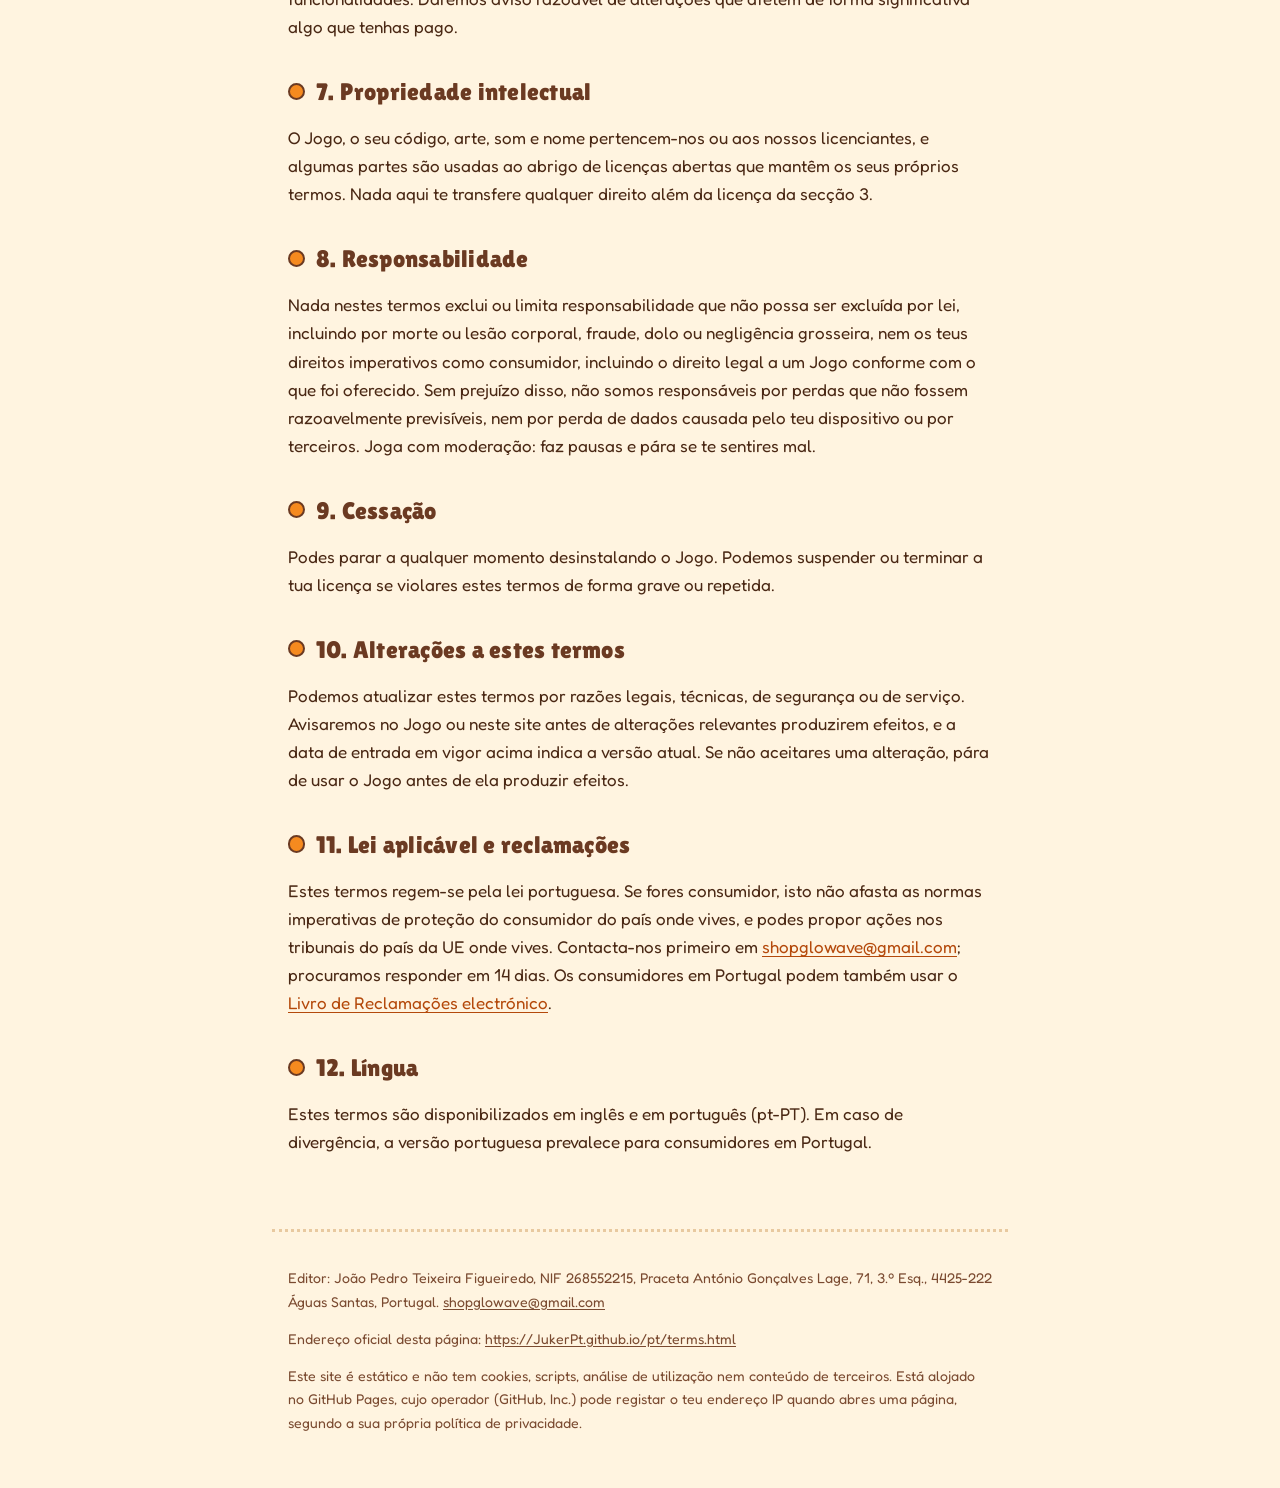
<file: pt/terms.html>
<!doctype html>
<html lang="pt-PT">
<head>
<meta charset="utf-8">
<meta name="viewport" content="width=device-width, initial-scale=1">
<meta name="description" content="Termos de utilização do Vacuum Rush">
<title>Termos de Utilização - Vacuum Rush</title>
<link rel="stylesheet" href="../style.css"><link rel="icon" href="../favicon.svg" type="image/svg+xml">
</head>
<body>
<header>
<a class="brand" href="index.html"><img src="../logo.svg" alt="" width="42" height="42">Vacuum Rush</a>
<nav><a href="index.html">Início</a><a href="privacy.html">Política de Privacidade</a><a href="terms.html" aria-current="page">Termos de Utilização</a><a href="support.html">Apoio</a><a href="../terms.html" hreflang="en" lang="en">English</a></nav>
</header>
<main>
<h1>Termos de Utilização</h1>
<p class="meta">Vacuum Rush, versão 1.0 destes termos. Em vigor desde 2026-11-24.</p>

<h2>1. Quem somos</h2>
<p>O Vacuum Rush (o "Jogo") é oferecido por João Pedro Teixeira Figueiredo, NIF 268552215, Praceta António Gonçalves Lage, 71, 3.º Esq., 4425-222 Águas Santas, Portugal (Portugal) ("nós"). Contacto: <a href="mailto:shopglowave@gmail.com">shopglowave@gmail.com</a>. Ao instalares ou usares o Jogo aceitas estes termos. Se não os aceitares, não uses o Jogo. Os termos da loja de onde descarregaste o Jogo (por exemplo Google Play ou Apple App Store) também se aplicam, e quando te dão direitos imperativos sobre pagamentos ou reembolsos, esses direitos prevalecem.</p>

<h2>2. Quem pode jogar</h2>
<p>O Jogo destina-se a pessoas com 13 anos ou mais. Se tiveres menos do que a maioridade no local onde vives, confirmas que um pai, mãe ou tutor concorda com estes termos e com tudo o que comprares. O Jogo não precisa de conta.</p>

<h2>3. Licença</h2>
<p>Concedemos-te uma licença pessoal, não exclusiva, intransmissível e revogável para instalar e usar o Jogo em dispositivos teus ou sob o teu controlo, para o teu entretenimento não comercial. Salvo quando a lei te der esse direito de qualquer forma, não podes copiar nem modificar o Jogo, fazer engenharia inversa nem extrair o seu código ou conteúdos, vendê-lo, alugá-lo ou redistribuí-lo, nem remover os seus avisos de direitos de autor.</p>

<h2>4. Jogo limpo</h2>
<p>Não faças batota, não adulteres o Jogo nem os seus dados guardados para obteres vantagem indevida em modos competitivos, e não o uses para nada ilícito. Podemos alterar ou repor classificações competitivas que tenham sido afetadas por batota.</p>

<h2>5. Itens virtuais, anúncios e compras</h2>
<p>Os itens virtuais (moedas, skins e semelhantes) obtêm-se a jogar. São uma licença limitada de utilização dentro do Jogo, não têm valor monetário e não podem ser trocados por dinheiro. O Jogo é gratuito e mostra anúncios fornecidos pela Google AdMob (anúncios com recompensa que escolhes ver e anúncios curtos entre rondas) a todos (jogadores abaixo da idade de consentimento digital só veem anúncios não personalizados), como descrito na nossa Política de Privacidade. Nesta versão as compras com dinheiro real estão desligadas. Se uma versão posterior acrescentar compras, atualizamos estes termos e a Política de Privacidade antes de ser lançada, mostramos os preços na loja na tua moeda e respeitamos as regras de reembolso da loja e os teus direitos legais de livre resolução como consumidor.</p>

<h2>6. Disponibilidade e alterações</h2>
<p>Procuramos fornecer o Jogo com a perícia e o cuidado razoáveis, mas não podemos prometer que esteja sempre livre de erros ou sem interrupções. O progresso é guardado no teu dispositivo, pelo que dispositivos perdidos ou danificados e dados da aplicação apagados podem significar progresso perdido. Podemos atualizar, alterar ou descontinuar funcionalidades. Daremos aviso razoável de alterações que afetem de forma significativa algo que tenhas pago.</p>

<h2>7. Propriedade intelectual</h2>
<p>O Jogo, o seu código, arte, som e nome pertencem-nos ou aos nossos licenciantes, e algumas partes são usadas ao abrigo de licenças abertas que mantêm os seus próprios termos. Nada aqui te transfere qualquer direito além da licença da secção 3.</p>

<h2>8. Responsabilidade</h2>
<p>Nada nestes termos exclui ou limita responsabilidade que não possa ser excluída por lei, incluindo por morte ou lesão corporal, fraude, dolo ou negligência grosseira, nem os teus direitos imperativos como consumidor, incluindo o direito legal a um Jogo conforme com o que foi oferecido. Sem prejuízo disso, não somos responsáveis por perdas que não fossem razoavelmente previsíveis, nem por perda de dados causada pelo teu dispositivo ou por terceiros. Joga com moderação: faz pausas e pára se te sentires mal.</p>

<h2>9. Cessação</h2>
<p>Podes parar a qualquer momento desinstalando o Jogo. Podemos suspender ou terminar a tua licença se violares estes termos de forma grave ou repetida.</p>

<h2>10. Alterações a estes termos</h2>
<p>Podemos atualizar estes termos por razões legais, técnicas, de segurança ou de serviço. Avisaremos no Jogo ou neste site antes de alterações relevantes produzirem efeitos, e a data de entrada em vigor acima indica a versão atual. Se não aceitares uma alteração, pára de usar o Jogo antes de ela produzir efeitos.</p>

<h2>11. Lei aplicável e reclamações</h2>
<p>Estes termos regem-se pela lei portuguesa. Se fores consumidor, isto não afasta as normas imperativas de proteção do consumidor do país onde vives, e podes propor ações nos tribunais do país da UE onde vives. Contacta-nos primeiro em <a href="mailto:shopglowave@gmail.com">shopglowave@gmail.com</a>; procuramos responder em 14 dias. Os consumidores em Portugal podem também usar o <a href="https://www.livroreclamacoes.pt">Livro de Reclamações electrónico</a>.</p>

<h2>12. Língua</h2>
<p>Estes termos são disponibilizados em inglês e em português (pt-PT). Em caso de divergência, a versão portuguesa prevalece para consumidores em Portugal.</p>
</main>
<footer>
<p>Editor: João Pedro Teixeira Figueiredo, NIF 268552215, Praceta António Gonçalves Lage, 71, 3.º Esq., 4425-222 Águas Santas, Portugal. <a href="mailto:shopglowave@gmail.com">shopglowave@gmail.com</a></p>
<p>Endereço oficial desta página: <a href="https://JukerPt.github.io/pt/terms.html">https://JukerPt.github.io/pt/terms.html</a></p>
<p>Este site é estático e não tem cookies, scripts, análise de utilização nem conteúdo de terceiros. Está alojado no GitHub Pages, cujo operador (GitHub, Inc.) pode registar o teu endereço IP quando abres uma página, segundo a sua própria política de privacidade.</p>
</footer>
</body>
</html>
</file>
<file: style.css>
/* Vacuum Rush legal site. Toy-box look. Fonts: Lilita One + Fredoka, self-hosted (SIL OFL 1.1, see fonts/). No external requests. */
@font-face{font-family:"Lilita One";src:url(fonts/LilitaOne-Regular.woff2) format("woff2");font-weight:400;font-style:normal;font-display:swap}
@font-face{font-family:"Fredoka";src:url(fonts/Fredoka-Variable.woff2) format("woff2");font-weight:300 700;font-style:normal;font-display:swap}
:root{color-scheme:light dark;--bg:#fff4e0;--fg:#4a2814;--muted:#7a4a30;--accent:#b4490b;--accent-hover:#8a3400;--card:#fffaf0;--line:#e8c9a0;--ink:#6b3a22;--orange:#f58a1f;--band1:#ffd9a8;--band2:#fff0d6;--pill:#fff4e0;--pill-on-bg:#6b3a22;--pill-on-fg:#fff4e0;--shadow:#e8c9a0;--focus:#1f5fbf;
--display:"Lilita One","Arial Rounded MT Bold","Trebuchet MS",system-ui,sans-serif;--body:"Fredoka",ui-rounded,"Nunito","Segoe UI",system-ui,-apple-system,sans-serif}
@media (prefers-color-scheme:dark){:root{--bg:#2a1a12;--fg:#fbebd5;--muted:#dcc3a8;--accent:#ffa64d;--accent-hover:#ffc58a;--card:#38241a;--line:#5f3f2d;--ink:#fbebd5;--orange:#f58a1f;--band1:#4a2c1d;--band2:#2f1d14;--pill:#38241a;--pill-on-bg:#ffa64d;--pill-on-fg:#2a1a12;--shadow:#1d110b;--focus:#8ab8ff}}
*{box-sizing:border-box}
html{-webkit-text-size-adjust:100%;scroll-behavior:smooth}
body{margin:0;background:var(--bg);color:var(--fg);font:400 17px/1.65 var(--body);overflow-wrap:break-word}
header,main,footer{max-width:46rem;margin:0 auto;padding-left:1rem;padding-right:1rem}
header{max-width:none;padding:1rem max(1rem,calc((100% - 46rem)/2 + 1rem)) 1.1rem;display:flex;flex-wrap:wrap;gap:.75rem 1.25rem;align-items:center;justify-content:space-between;background:linear-gradient(180deg,var(--band1),var(--band2));border-bottom:5px solid var(--orange)}
.brand{display:inline-flex;align-items:center;gap:.6rem;font:400 1.6rem/1 var(--display);letter-spacing:.01em;color:var(--ink);text-decoration:none}
.brand img{width:2.6rem;height:2.6rem;flex:none;display:block}
.brand:hover{color:var(--accent-hover)}
nav{display:flex;flex-wrap:wrap;gap:.4rem .5rem}
nav a{color:var(--fg);background:var(--pill);border:2px solid var(--line);border-radius:999px;padding:.2rem .85rem;text-decoration:none;font-weight:500;font-size:.95rem;line-height:1.5}
nav a:hover{border-color:var(--orange);color:var(--accent-hover)}
nav a[aria-current=page]{background:var(--pill-on-bg);color:var(--pill-on-fg);border-color:var(--pill-on-bg);font-weight:600}
nav a[aria-current=page]:hover{color:var(--pill-on-fg)}
a{color:var(--accent);text-underline-offset:.15em}
a:hover{color:var(--accent-hover)}
a:focus-visible,summary:focus-visible{outline:3px solid var(--focus);outline-offset:3px;border-radius:.4rem}
nav a:focus-visible,.brand:focus-visible{border-radius:999px}
main{padding-top:.5rem;padding-bottom:1rem}
h1,h2{font-family:var(--display);font-weight:400;color:var(--ink);letter-spacing:.01em}
h1{font-size:2.4rem;line-height:1.15;margin:1.75rem 0 .5rem}
h2{font-size:1.5rem;line-height:1.25;margin:2.25rem 0 .5rem}
h2::before{content:"";display:inline-block;width:.55em;height:.55em;margin-right:.45em;border-radius:50%;background:var(--orange);border:.12em solid var(--ink);vertical-align:.02em}
.home h1{font-size:3rem}
.meta{color:var(--muted);font-size:.95rem}
.home .meta{font-size:1.1rem}
.card{background:var(--card);border:2px solid var(--ink);border-radius:1.25rem;padding:.9rem 1.2rem;margin:1.25rem 0;box-shadow:0 5px 0 var(--shadow)}
.card p{margin:.4rem 0}
table{border-collapse:separate;border-spacing:0;width:100%;font-size:.95rem;border:2px solid var(--line);border-radius:1rem;overflow:hidden;margin:1rem 0}
th,td{overflow-wrap:anywhere;border-bottom:1px solid var(--line);border-right:1px solid var(--line);padding:.5rem .7rem;text-align:left;vertical-align:top}
th:last-child,td:last-child{border-right:0}
tr:last-child>td{border-bottom:0}
th{background:var(--band1);color:var(--fg);font-weight:600}
ul,ol{padding-left:1.4rem}
li{margin:.2rem 0}
li::marker{color:var(--orange)}
hr{border:0;border-top:2px dashed var(--line);margin:2rem 0}
footer{color:var(--muted);font-size:.88rem;padding-top:1.25rem;padding-bottom:2.5rem;margin-top:2.5rem;border-top:3px dotted var(--line)}
footer a{color:var(--muted)}
footer a:hover{color:var(--accent-hover)}
@media (max-width:30rem){body{font-size:16px}h1{font-size:2rem}.home h1{font-size:2.4rem}h2{font-size:1.3rem}.brand{font-size:1.35rem}.brand img{width:2.2rem;height:2.2rem}.card{border-radius:1rem;padding:.75rem 1rem}}
@media (prefers-reduced-motion:reduce){html{scroll-behavior:auto}}
@media print{
:root{--bg:#fff;--fg:#000;--muted:#333;--accent:#000;--ink:#000;--card:#fff;--line:#999;--band1:#fff;--band2:#fff}
body{font-size:11pt;background:#fff}
header{background:none;border-bottom:2px solid #000;padding:0 0 .5rem}
nav{display:none}
.card{box-shadow:none;border-width:1px}
h2::before{display:none}
a{text-decoration:underline}
table,tr,.card{break-inside:avoid}
footer{border-top:1px solid #000}
}
</file>
